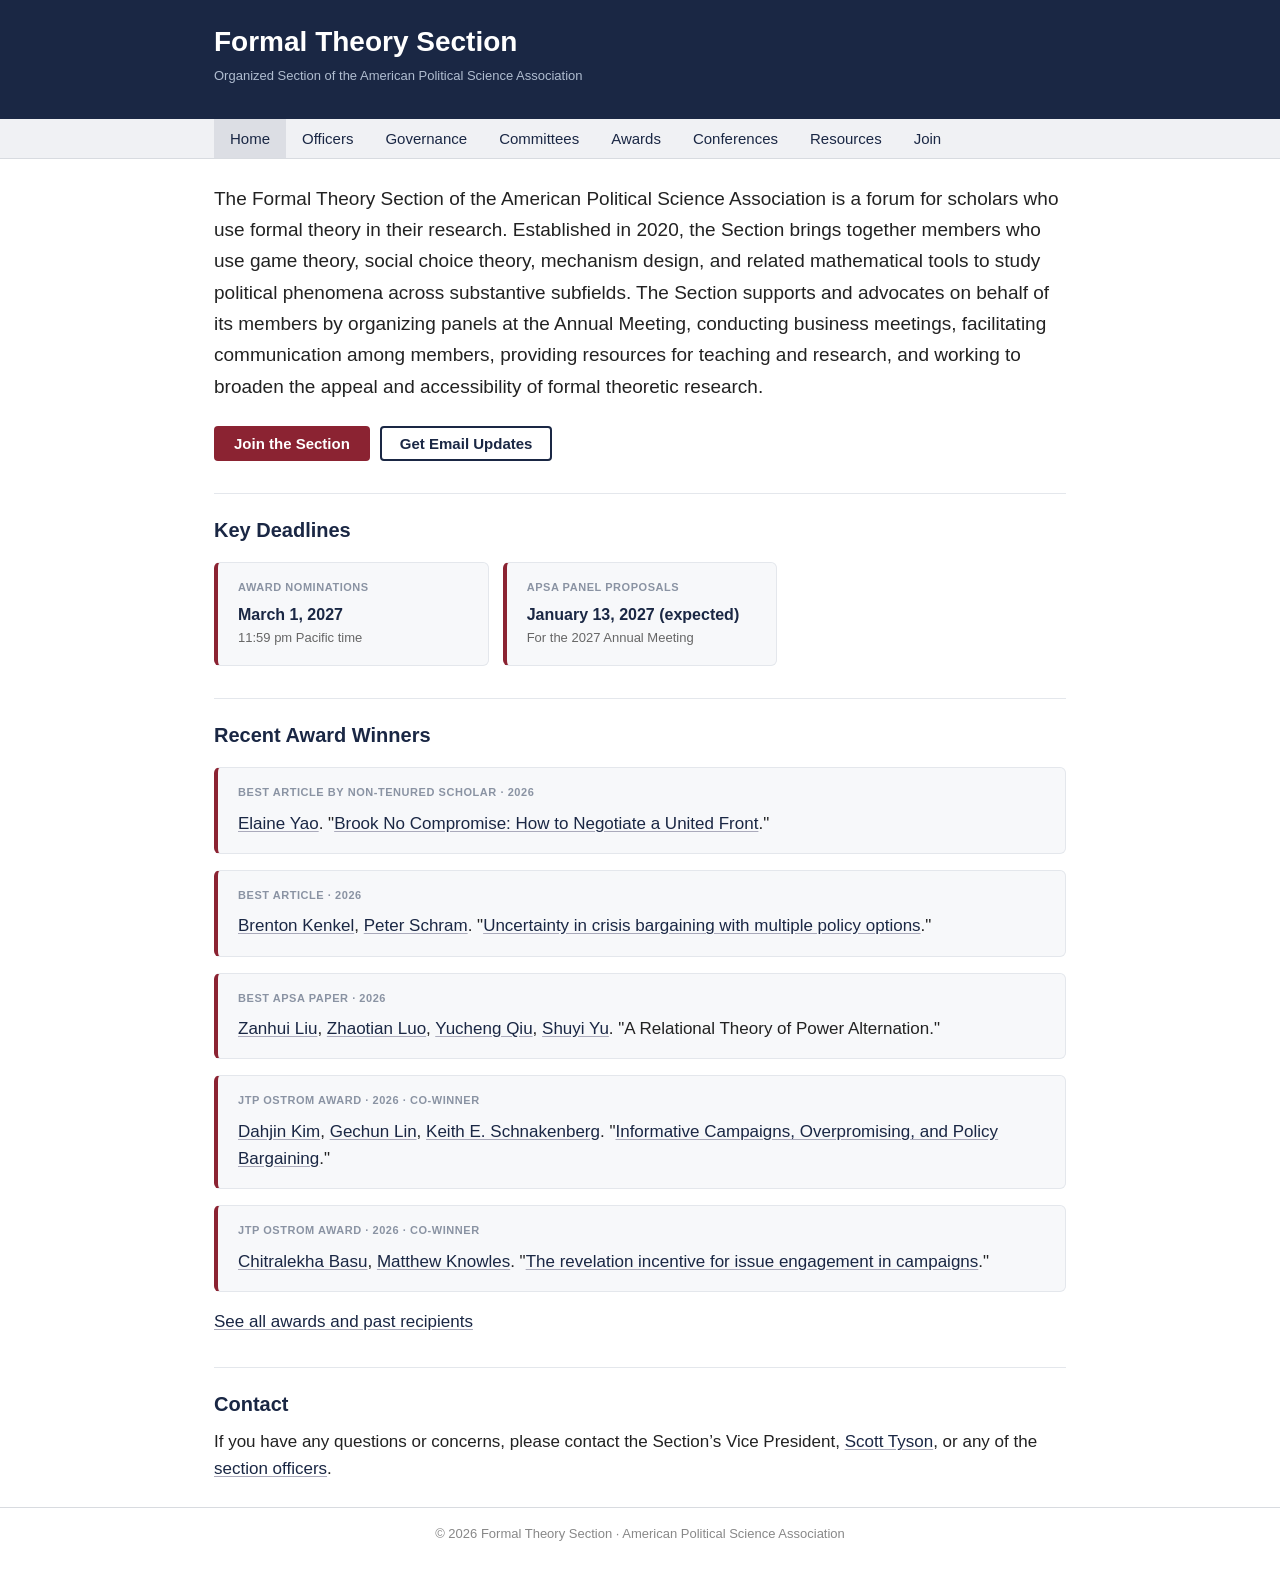
<file: index.html>
<!DOCTYPE html>
<html lang="en">
<head>
  <meta charset="UTF-8">
  <meta name="viewport" content="width=device-width, initial-scale=1">
  <meta name="description" content="Organized Section of the American Political Science Association">
  <title>Formal Theory Section</title>
  <link rel="icon" href="/favicon.ico" sizes="any">
  <link rel="stylesheet" href="/css/style.css">
</head>
<body>
  <input type="checkbox" id="nav-toggle" class="nav-toggle" aria-label="Toggle navigation">

  <header class="site-header">
    <div class="container">
      <div>
        <a class="site-title" href="/">Formal Theory Section</a>
        <p class="site-subtitle">Organized Section of the American Political Science Association</p>
      </div>
      <label for="nav-toggle" class="nav-toggle-label"><span></span></label>
    </div>
  </header>

  <nav class="site-nav">
  <div class="container">
    <ul class="nav-links">
      
        <li class="active">
          <a href="/">Home</a>
        </li>
      
        <li>
          <a href="/officers/">Officers</a>
        </li>
      
        <li>
          <a href="/governance/">Governance</a>
        </li>
      
        <li>
          <a href="/committees/">Committees</a>
        </li>
      
        <li>
          <a href="/awards/">Awards</a>
        </li>
      
        <li>
          <a href="/conferences/">Conferences</a>
        </li>
      
        <li>
          <a href="/resources/">Resources</a>
        </li>
      
        <li>
          <a href="/join/">Join</a>
        </li>
      
    </ul>
  </div>
</nav>


  <main class="container">
    <p class="lead">The Formal Theory Section of the American Political Science Association is a forum for scholars who use formal theory in their research. Established in 2020, the Section brings together members who use game theory, social choice theory, mechanism design, and related mathematical tools to study political phenomena across substantive subfields. The Section supports and advocates on behalf of its members by organizing panels at the Annual Meeting, conducting business meetings, facilitating communication among members, providing resources for teaching and research, and working to broaden the appeal and accessibility of formal theoretic research.</p>

<div class="action-links">
  <a href="/join/">Join the Section</a>
  <a href="https://groups.google.com/a/lists.berkeley.edu/g/formaltheory" target="_blank" rel="noopener" class="secondary">Get Email Updates</a>
</div>

<h2 id="key-deadlines">Key Deadlines</h2>

<div class="card-grid">
<a class="card card-accent card-link" href="/awards/"><div class="card-label">Award Nominations</div><div class="card-big">March 1, 2027</div><div class="card-sub">11:59 pm Pacific time</div></a>
<a class="card card-accent card-link" href="/conferences/"><div class="card-label">APSA Panel Proposals</div><div class="card-big">January 13, 2027 (expected)</div><div class="card-sub">For the 2027 Annual Meeting</div></a>
</div>

<h2 id="recent-award-winners">Recent Award Winners</h2>

<div class="card card-accent card-winner"><div class="person-role">Best Article by Non-Tenured Scholar &middot; 2026</div><p><a href="https://ecyao.github.io/" target="_blank" rel="noopener">Elaine Yao</a>. "<a href="https://doi.org/10.1111/ajps.12986" target="_blank" rel="noopener">Brook No Compromise: How to Negotiate a United Front</a>."</p></div>
<div class="card card-accent card-winner"><div class="person-role">Best Article &middot; 2026</div><p><a href="https://bkenkel.com/" target="_blank" rel="noopener">Brenton Kenkel</a>, <a href="https://peterschram.com/" target="_blank" rel="noopener">Peter Schram</a>. "<a href="https://doi.org/10.1111/ajps.12849" target="_blank" rel="noopener">Uncertainty in crisis bargaining with multiple policy options</a>."</p></div>
<div class="card card-accent card-winner"><div class="person-role">Best APSA Paper &middot; 2026</div><p><a href="https://sites.google.com/view/zanhui-liu/homepage" target="_blank" rel="noopener">Zanhui Liu</a>, <a href="http://www.luozhaotian.net/" target="_blank" rel="noopener">Zhaotian Luo</a>, <a href="mailto:ycqiu2018@nsd.pku.edu.cn">Yucheng Qiu</a>, <a href="https://www.shuyiyyu.com/" target="_blank" rel="noopener">Shuyi Yu</a>. "A Relational Theory of Power Alternation."</p></div>
<div class="card card-accent card-winner"><div class="person-role">JTP Ostrom Award &middot; 2026 &middot; Co-Winner</div><p><a href="https://dahjinkim.github.io/" target="_blank" rel="noopener">Dahjin Kim</a>, <a href="https://lingechun.github.io/" target="_blank" rel="noopener">Gechun Lin</a>, <a href="https://www.keith-schnakenberg.com/" target="_blank" rel="noopener">Keith E. Schnakenberg</a>. "<a href="https://doi.org/10.1177/09516298241268751" target="_blank" rel="noopener">Informative Campaigns, Overpromising, and Policy Bargaining</a>."</p></div>
<div class="card card-accent card-winner"><div class="person-role">JTP Ostrom Award &middot; 2026 &middot; Co-Winner</div><p><a href="https://www.chitralekhabasu.com/" target="_blank" rel="noopener">Chitralekha Basu</a>, <a href="https://www.matthewpknowles.com/" target="_blank" rel="noopener">Matthew Knowles</a>. "<a href="https://doi.org/10.1177/09516298251334331" target="_blank" rel="noopener">The revelation incentive for issue engagement in campaigns</a>."</p></div>

<p><a href="/awards/">See all awards and past recipients</a></p>

<h2 id="contact">Contact</h2>

<p>If you have any questions or concerns, please contact the Section’s Vice President, <a href="mailto:styson2@ur.rochester.edu">Scott Tyson</a>, or any of the <a href="/officers/">section officers</a>.</p>

  </main>

  <footer class="site-footer">
  <div class="container">
    <p>&copy; 2026 Formal Theory Section &middot; American Political Science Association</p>
  </div>
</footer>

</body>
</html>
</file>
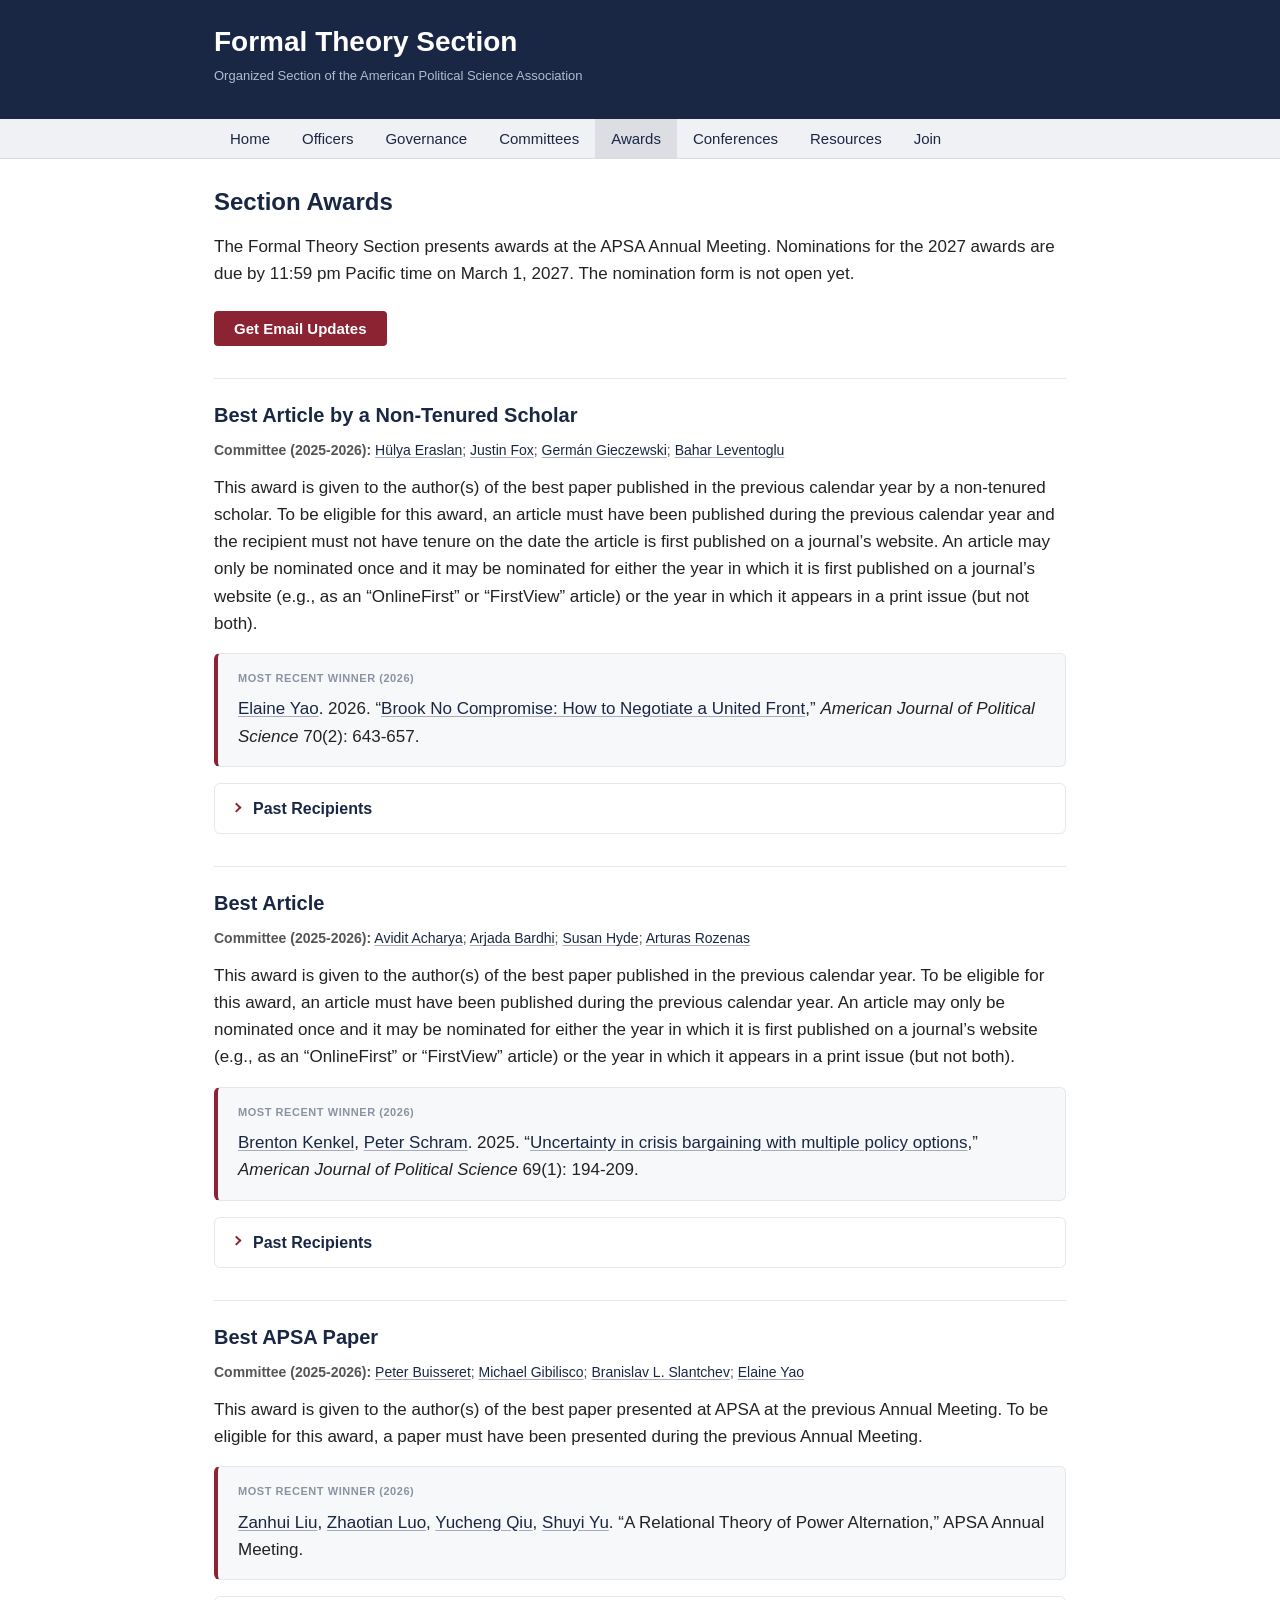
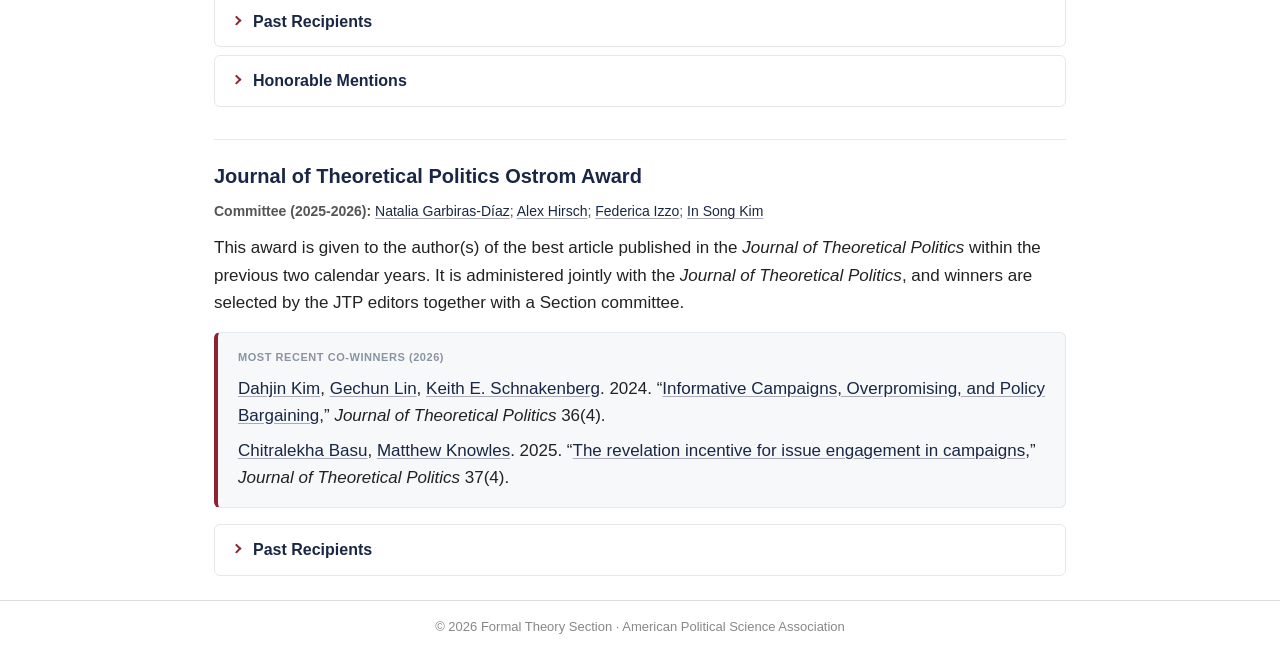
<file: awards/index.html>
<!DOCTYPE html>
<html lang="en">
<head>
  <meta charset="UTF-8">
  <meta name="viewport" content="width=device-width, initial-scale=1">
  <meta name="description" content="Organized Section of the American Political Science Association">
  <title>Awards | Formal Theory Section</title>
  <link rel="icon" href="/favicon.ico" sizes="any">
  <link rel="stylesheet" href="/css/style.css">
</head>
<body>
  <input type="checkbox" id="nav-toggle" class="nav-toggle" aria-label="Toggle navigation">

  <header class="site-header">
    <div class="container">
      <div>
        <a class="site-title" href="/">Formal Theory Section</a>
        <p class="site-subtitle">Organized Section of the American Political Science Association</p>
      </div>
      <label for="nav-toggle" class="nav-toggle-label"><span></span></label>
    </div>
  </header>

  <nav class="site-nav">
  <div class="container">
    <ul class="nav-links">
      
        <li>
          <a href="/">Home</a>
        </li>
      
        <li>
          <a href="/officers/">Officers</a>
        </li>
      
        <li>
          <a href="/governance/">Governance</a>
        </li>
      
        <li>
          <a href="/committees/">Committees</a>
        </li>
      
        <li class="active">
          <a href="/awards/">Awards</a>
        </li>
      
        <li>
          <a href="/conferences/">Conferences</a>
        </li>
      
        <li>
          <a href="/resources/">Resources</a>
        </li>
      
        <li>
          <a href="/join/">Join</a>
        </li>
      
    </ul>
  </div>
</nav>


  <main class="container">
    <h1 id="section-awards">Section Awards</h1>

<p>The Formal Theory Section presents awards at the APSA Annual Meeting. Nominations for the 2027 awards are due by 11:59 pm Pacific time on March 1, 2027. The nomination form is not open yet.</p>

<div class="action-links">
  <a href="https://groups.google.com/a/lists.berkeley.edu/g/formaltheory" target="_blank" rel="noopener">Get Email Updates</a>
</div>

<div class="award-section">

  <h2 id="best-article-by-a-non-tenured-scholar">Best Article by a Non-Tenured Scholar</h2>

  <p class="committee"><strong>Committee (2025-2026):</strong> <a href="https://sites.google.com/view/hulya-eraslan/home" target="_blank" rel="noopener">Hülya Eraslan</a>; <a href="https://sites.wustl.edu/justinfox/" target="_blank" rel="noopener">Justin Fox</a>; <a href="https://germang.scholar.princeton.edu/" target="_blank" rel="noopener">Germán Gieczewski</a>; <a href="https://people.duke.edu/~bl38/" target="_blank" rel="noopener">Bahar Leventoglu</a></p>

  <p>This award is given to the author(s) of the best paper published in the previous calendar year by a non-tenured scholar. To be eligible for this award, an article must have been published during the previous calendar year and the recipient must not have tenure on the date the article is first published on a journal’s website. An article may only be nominated once and it may be nominated for either the year in which it is first published on a journal’s website (e.g., as an “OnlineFirst” or “FirstView” article) or the year in which it appears in a print issue (but not both).</p>

  <div class="card card-accent card-winner">
    <div class="person-role">Most Recent Winner (2026)</div>

    <p><a href="https://ecyao.github.io/" target="_blank" rel="noopener">Elaine Yao</a>. 2026. “<a href="https://doi.org/10.1111/ajps.12986" target="_blank" rel="noopener">Brook No Compromise: How to Negotiate a United Front</a>,” <em>American Journal of Political Science</em> 70(2): 643-657.</p>

  </div>

  <details class="acc">
<summary>Past Recipients</summary>
<div class="acc-body">

<table>
  <tbody>
  
    
    <tr>
      
      <td>2025</td>
      <td><a href="https://www.korhankocak.com/" target="_blank" rel="noopener">Korhan Kocak</a>, <a href="https://germang.scholar.princeton.edu/" target="_blank" rel="noopener">Germán Gieczewski</a></td>
      <td><a href="https://doi.org/10.1111/ajps.12913" target="_blank" rel="noopener">Collective Procrastination and Protest Cycles</a></td>
    </tr>
  
    
    <tr>
      
      <td>2024</td>
      <td><a href="https://taraslough.github.io/" target="_blank" rel="noopener">Tara Slough</a></td>
      <td><a href="https://doi.org/10.1111/ajps.12715" target="_blank" rel="noopener">Phantom Counterfactuals</a></td>
    </tr>
  
    
    <tr>
      
      <td>2023</td>
      <td><a href="https://www.christopherli.net" target="_blank" rel="noopener">Christopher Li</a>, <a href="https://germang.scholar.princeton.edu/" target="_blank" rel="noopener">Germán Gieczewski</a></td>
      <td><a href="https://doi.org/10.1111/ajps.12609" target="_blank" rel="noopener">Dynamic Policy Sabotage</a></td>
    </tr>
  
    
    <tr>
      
      <td>2022</td>
      <td><a href="https://www.linkedin.com/in/shichao-ma" target="_blank" rel="noopener">Schichao Ma</a></td>
      <td><a href="https://doi.org/10.1561/100.00018098" target="_blank" rel="noopener">Candidate Elimination in Competitive Autocracies</a></td>
    </tr>
  
  </tbody>
</table>
</div>
</details>

</div>

<div class="award-section">

  <h2 id="best-article">Best Article</h2>

  <p class="committee"><strong>Committee (2025-2026):</strong> <a href="https://aviditacharya.humsci.stanford.edu/" target="_blank" rel="noopener">Avidit Acharya</a>; <a href="https://www.arjadabardhi.com/" target="_blank" rel="noopener">Arjada Bardhi</a>; <a href="https://hydesusan.github.io/" target="_blank" rel="noopener">Susan Hyde</a>; <a href="http://www.arozenas.net/" target="_blank" rel="noopener">Arturas Rozenas</a></p>

  <p>This award is given to the author(s) of the best paper published in the previous calendar year. To be eligible for this award, an article must have been published during the previous calendar year. An article may only be nominated once and it may be nominated for either the year in which it is first published on a journal’s website (e.g., as an “OnlineFirst” or “FirstView” article) or the year in which it appears in a print issue (but not both).</p>

  <div class="card card-accent card-winner">
    <div class="person-role">Most Recent Winner (2026)</div>

    <p><a href="https://bkenkel.com/" target="_blank" rel="noopener">Brenton Kenkel</a>, <a href="https://peterschram.com/" target="_blank" rel="noopener">Peter Schram</a>. 2025. “<a href="https://doi.org/10.1111/ajps.12849" target="_blank" rel="noopener">Uncertainty in crisis bargaining with multiple policy options</a>,” <em>American Journal of Political Science</em> 69(1): 194-209.</p>

  </div>

  <details class="acc">
<summary>Past Recipients</summary>
<div class="acc-body">

<table>
  <tbody>
  
    
    <tr>
      
      <td>2025</td>
      <td><a href="https://sites.google.com/stanford.edu/steven-callander/" target="_blank" rel="noopener">Steven Callander</a>, <a href="https://www.linkedin.com/in/dana-foarta/" target="_blank" rel="noopener">Dana Foarta</a>, <a href="https://sites.google.com/site/takuosugaya/home" target="_blank" rel="noopener">Takuo Sugaya</a></td>
      <td><a href="https://doi.org/10.1111/ajps.12784" target="_blank" rel="noopener">The Dynamics of a Policy Outcome: Market Response and Bureaucratic Enforcement of a Policy Change</a></td>
    </tr>
  
    
    <tr>
      
      <td>2024</td>
      <td><a href="https://carloprato.com/" target="_blank" rel="noopener">Carlo Prato</a>, Edoardo Grillo</td>
      <td><a href="https://doi.org/10.1111/ajps.12672" target="_blank" rel="noopener">Reference Points and Democratic Backsliding</a></td>
    </tr>
  
    
    <tr>
      
      <td>2023</td>
      <td>Seth J. Hill</td>
      <td><a href="https://doi.org/10.1086/714922" target="_blank" rel="noopener">A Theory of Intensity, Electoral Competition, and Costly Political Action</a></td>
    </tr>
  
    
    <tr>
      
      <td>2022</td>
      <td><a href="https://sites.google.com/site/dziudawiola/home" target="_blank" rel="noopener">Wioletta Dziuda</a>, Will Howell</td>
      <td><a href="https://doi.org/10.1111/ajps.12568" target="_blank" rel="noopener">Political scandal: a theory</a></td>
    </tr>
  
    
    <tr>
      
      <td>2022</td>
      <td><a href="https://www.michaelfjoseph.com" target="_blank" rel="noopener">Michael F. Joseph</a></td>
      <td><a href="https://doi.org/10.1086/709145" target="_blank" rel="noopener">A Little Bit of Cheap Talk Is a Dangerous Thing</a></td>
    </tr>
  
  </tbody>
</table>
</div>
</details>

</div>

<div class="award-section">

  <h2 id="best-apsa-paper">Best APSA Paper</h2>

  <p class="committee"><strong>Committee (2025-2026):</strong> <a href="https://sites.google.com/view/pbuisseret/home" target="_blank" rel="noopener">Peter Buisseret</a>; <a href="https://michaelgibilisco.com/" target="_blank" rel="noopener">Michael Gibilisco</a>; <a href="http://slantchev.ucsd.edu/" target="_blank" rel="noopener">Branislav L. Slantchev</a>; <a href="https://ecyao.github.io/" target="_blank" rel="noopener">Elaine Yao</a></p>

  <p>This award is given to the author(s) of the best paper presented at APSA at the previous Annual Meeting. To be eligible for this award, a paper must have been presented during the previous Annual Meeting.</p>

  <div class="card card-accent card-winner">
    <div class="person-role">Most Recent Winner (2026)</div>

    <p><a href="https://sites.google.com/view/zanhui-liu/homepage" target="_blank" rel="noopener">Zanhui Liu</a>, <a href="http://www.luozhaotian.net/" target="_blank" rel="noopener">Zhaotian Luo</a>, <a href="mailto:ycqiu2018@nsd.pku.edu.cn">Yucheng Qiu</a>, <a href="https://www.shuyiyyu.com/" target="_blank" rel="noopener">Shuyi Yu</a>. “A Relational Theory of Power Alternation,” APSA Annual Meeting.</p>

  </div>

  <details class="acc">
<summary>Past Recipients</summary>
<div class="acc-body">

<table>
  <tbody>
  
    
    <tr>
      
      <td>2025</td>
      <td><a href="http://www.jackpaine.com/" target="_blank" rel="noopener">Jack Paine</a></td>
      <td><a href="https://drive.google.com/file/d/1sGAbxRXD6pCESy2hRARiUkT2pQQrSL1p/view?usp=drive_link" target="_blank" rel="noopener">The Threat-Enhancing Effect of Authoritarian Power Sharing</a></td>
    </tr>
  
    
    <tr>
      
      <td>2024</td>
      <td>Joseph Ruggiero</td>
      <td>What Makes a World War? A Structural Analysis of Integration</td>
    </tr>
  
    
    <tr>
      
      <td>2023</td>
      <td><a href="https://sites.google.com/view/pbuisseret/home" target="_blank" rel="noopener">Peter Buisseret</a>, <a href="https://carloprato.com/" target="_blank" rel="noopener">Carlo Prato</a></td>
      <td>Politics Transformed? Electoral Competition Under Ranked Choice Voting</td>
    </tr>
  
  </tbody>
</table>
</div>
</details>

  <details class="acc">
<summary>Honorable Mentions</summary>
<div class="acc-body">

<table>
  <tbody>
  
    
    <tr>
      
      <td>2025</td>
      <td><a href="https://benshaver.github.io/" target="_blank" rel="noopener">Benjamin Shaver</a></td>
      <td><a href="https://benshaver.github.io/files/Ability%20BS.pdf" target="_blank" rel="noopener">Signaling Competence with Policy Replacement</a></td>
    </tr>
  
  </tbody>
</table>
</div>
</details>

</div>

<div class="award-section">

  <h2 id="journal-of-theoretical-politics-ostrom-award">Journal of Theoretical Politics Ostrom Award</h2>

  <p class="committee"><strong>Committee (2025-2026):</strong> <a href="https://www.nataliagarbirasdiaz.com/" target="_blank" rel="noopener">Natalia Garbiras-Díaz</a>; <a href="https://www.its.caltech.edu/~avhirsch/" target="_blank" rel="noopener">Alex Hirsch</a>; <a href="https://www.federicaizzo.com/" target="_blank" rel="noopener">Federica Izzo</a>; <a href="https://web.mit.edu/insong/www/" target="_blank" rel="noopener">In Song Kim</a></p>

  <p>This award is given to the author(s) of the best article published in the <em>Journal of Theoretical Politics</em> within the previous two calendar years. It is administered jointly with the <em>Journal of Theoretical Politics</em>, and winners are selected by the JTP editors together with a Section committee.</p>

  <div class="card card-accent card-winner">
    <div class="person-role">Most Recent Co-Winners (2026)</div>

    <p><a href="https://dahjinkim.github.io/" target="_blank" rel="noopener">Dahjin Kim</a>, <a href="https://lingechun.github.io/" target="_blank" rel="noopener">Gechun Lin</a>, <a href="https://www.keith-schnakenberg.com/" target="_blank" rel="noopener">Keith E. Schnakenberg</a>. 2024. “<a href="https://doi.org/10.1177/09516298241268751" target="_blank" rel="noopener">Informative Campaigns, Overpromising, and Policy Bargaining</a>,” <em>Journal of Theoretical Politics</em> 36(4).</p>
    <p><a href="https://www.chitralekhabasu.com/" target="_blank" rel="noopener">Chitralekha Basu</a>, <a href="https://www.matthewpknowles.com/" target="_blank" rel="noopener">Matthew Knowles</a>. 2025. “<a href="https://doi.org/10.1177/09516298251334331" target="_blank" rel="noopener">The revelation incentive for issue engagement in campaigns</a>,” <em>Journal of Theoretical Politics</em> 37(4).</p>

  </div>

  <details class="acc">
<summary>Past Recipients</summary>
<div class="acc-body">

<table>
  <tbody>
  
    
    <tr>
      
      <td>2025</td>
      <td><a href="https://kenyahagi.weebly.com/" target="_blank" rel="noopener">Ken Yahagi</a>, <a href="https://sites.google.com/view/yohei-yamaguchi/home" target="_blank" rel="noopener">Yohei Yamaguchi</a></td>
      <td><a href="https://doi.org/10.1177/09516298231208412" target="_blank" rel="noopener">Law enforcement and political misinformation</a></td>
    </tr>
  
    
    <tr>
      
      <td>2025</td>
      <td><a href="https://www.benjaminbroman.com/" target="_blank" rel="noopener">Benjamin Broman</a></td>
      <td><a href="https://doi.org/10.1177/09516298231183640" target="_blank" rel="noopener">Indirect rule and mass threat: Two paths to direct rule</a></td>
    </tr>
  
    
    <tr>
      
      <td>2024</td>
      <td><a href="https://michaelgibilisco.com/" target="_blank" rel="noopener">Michael Gibilisco</a></td>
      <td><a href="https://doi.org/10.1177/09516298231185113" target="_blank" rel="noopener">Mowing the Grass</a></td>
    </tr>
  
    
    <tr>
      
      <td>2024</td>
      <td><a href="https://www.hannahksimpson.com/" target="_blank" rel="noopener">Hannah K. Simpson</a></td>
      <td><a href="https://doi.org/10.1177/09516298231162040" target="_blank" rel="noopener">Access to Justice in Revenue-Seeking Legal Institutions</a></td>
    </tr>
  
    
    <tr>
      
      <td>2023</td>
      <td><a href="https://kisookim.github.io/" target="_blank" rel="noopener">Kisoo Kim</a>, <a href="https://voices.uchicago.edu/fowler/" target="_blank" rel="noopener">Anthony Fowler</a></td>
      <td><a href="https://doi.org/10.1177/09516298221122094" target="_blank" rel="noopener">An information-based explanation for partisan media sorting</a></td>
    </tr>
  
    
    <tr>
      
      <td>2022</td>
      <td>Charles R. Hankla, Raúl A. Ponce-Rodríguez, Eunice Heredia-Ortiz, <a href="https://ays.gsu.edu/profile/jorge-martinez-vazquez/" target="_blank" rel="noopener">Jorge Martinez-Vazquez</a></td>
      <td><a href="https://doi.org/10.1177/0951629820956287" target="_blank" rel="noopener">The politics of fiscal federalism: Building a stronger decentralization theorem</a></td>
    </tr>
  
    
    <tr>
      
      <td>2022</td>
      <td>J. Andrew Harris, Robin Harding, <a href="https://aviditacharya.humsci.stanford.edu/" target="_blank" rel="noopener">Avidit Acharya</a></td>
      <td><a href="https://doi.org/10.1177/0951629820941110" target="_blank" rel="noopener">Security in the absence of a state: traditional authority livestock trading and maritime piracy in northern Somalia</a></td>
    </tr>
  
  </tbody>
</table>
</div>
</details>

</div>


  </main>

  <footer class="site-footer">
  <div class="container">
    <p>&copy; 2026 Formal Theory Section &middot; American Political Science Association</p>
  </div>
</footer>

</body>
</html>
</file>
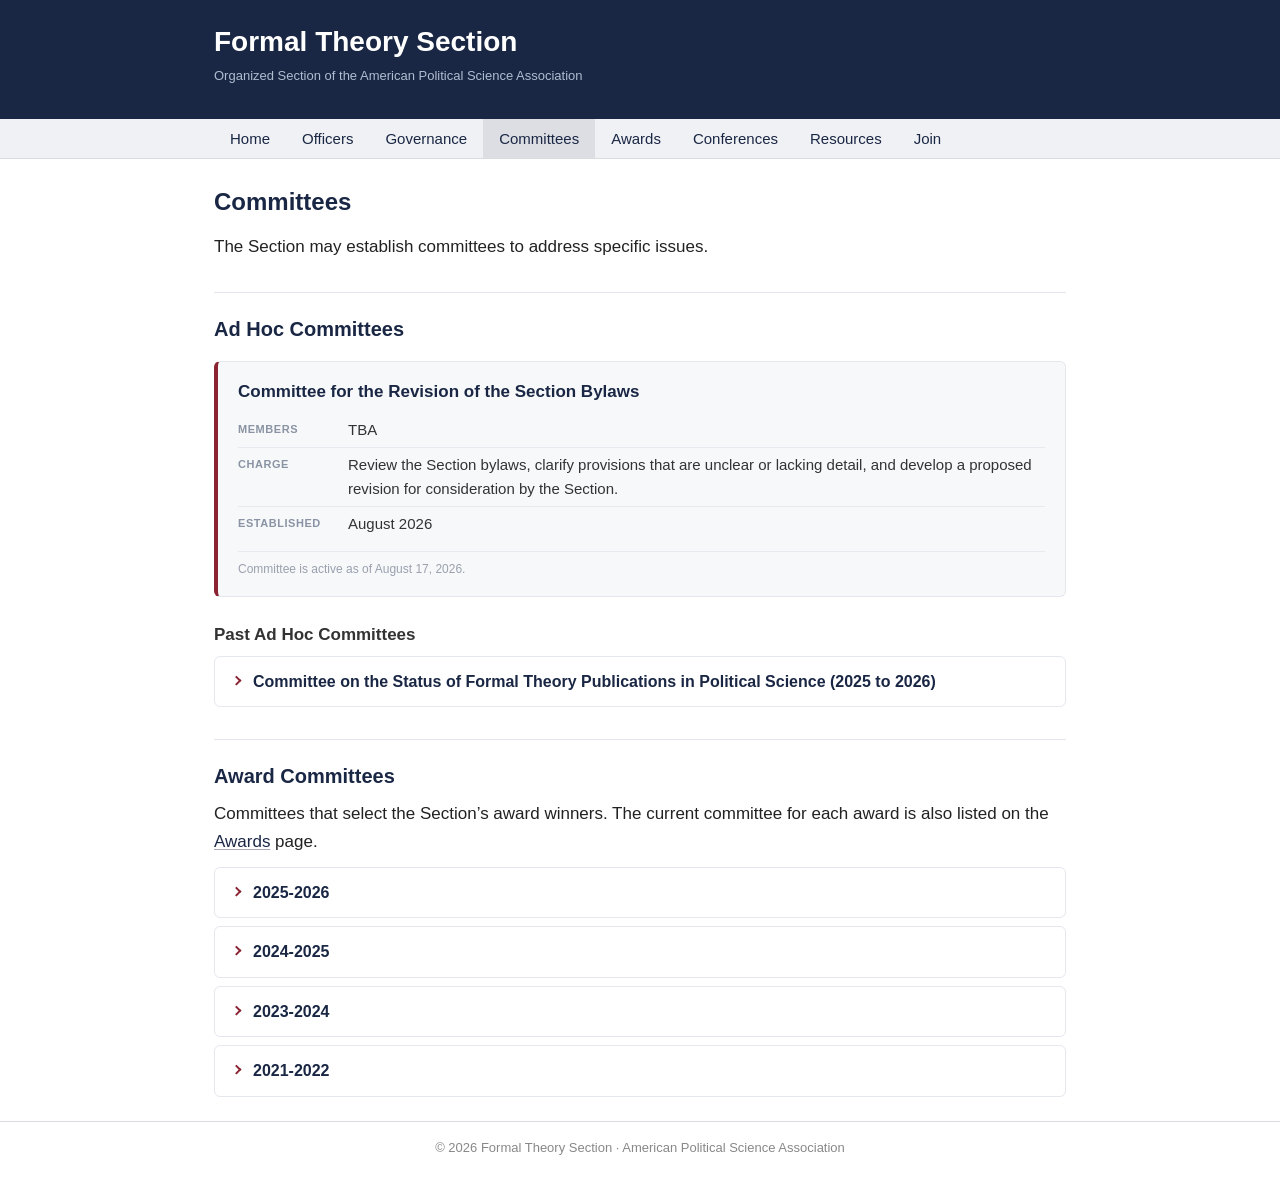
<file: committees/index.html>
<!DOCTYPE html>
<html lang="en">
<head>
  <meta charset="UTF-8">
  <meta name="viewport" content="width=device-width, initial-scale=1">
  <meta name="description" content="Organized Section of the American Political Science Association">
  <title>Committees | Formal Theory Section</title>
  <link rel="icon" href="/favicon.ico" sizes="any">
  <link rel="stylesheet" href="/css/style.css">
</head>
<body>
  <input type="checkbox" id="nav-toggle" class="nav-toggle" aria-label="Toggle navigation">

  <header class="site-header">
    <div class="container">
      <div>
        <a class="site-title" href="/">Formal Theory Section</a>
        <p class="site-subtitle">Organized Section of the American Political Science Association</p>
      </div>
      <label for="nav-toggle" class="nav-toggle-label"><span></span></label>
    </div>
  </header>

  <nav class="site-nav">
  <div class="container">
    <ul class="nav-links">
      
        <li>
          <a href="/">Home</a>
        </li>
      
        <li>
          <a href="/officers/">Officers</a>
        </li>
      
        <li>
          <a href="/governance/">Governance</a>
        </li>
      
        <li class="active">
          <a href="/committees/">Committees</a>
        </li>
      
        <li>
          <a href="/awards/">Awards</a>
        </li>
      
        <li>
          <a href="/conferences/">Conferences</a>
        </li>
      
        <li>
          <a href="/resources/">Resources</a>
        </li>
      
        <li>
          <a href="/join/">Join</a>
        </li>
      
    </ul>
  </div>
</nav>


  <main class="container">
    <h1 id="committees">Committees</h1>

<p>The Section may establish committees to address specific issues.</p>

<h2 id="ad-hoc-committees">Ad Hoc Committees</h2>

<div class="card card-accent">
<h3 class="card-title">Committee for the Revision of the Section Bylaws</h3>
<dl class="meta">
<div class="meta-row"><dt>Members</dt><dd>TBA</dd></div>
<div class="meta-row"><dt>Charge</dt><dd>Review the Section bylaws, clarify provisions that are unclear or lacking detail, and develop a proposed revision for consideration by the Section.</dd></div>
<div class="meta-row"><dt>Established</dt><dd>August 2026</dd></div>

</dl>
<p class="committee-note">Committee is active as of August 17, 2026.</p>
</div>

<h3 id="past-ad-hoc-committees">Past Ad Hoc Committees</h3>

<details class="acc">
<summary>Committee on the Status of Formal Theory Publications in Political Science (2025 to 2026)</summary>
<div class="acc-body">
<p class="committee"><strong>Members:</strong> <a href="https://sites.google.com/stanford.edu/steven-callander/" target="_blank" rel="noopener">Steven Callander</a> (chair); <a href="https://www.sas.rochester.edu/eco/people/faculty/duggan_john/index.html" target="_blank" rel="noopener">John Duggan</a>; <a href="https://politicalscience.yale.edu/people/adam-meirowitz" target="_blank" rel="noopener">Adam Meirowitz</a>; <a href="https://www.monikanalepa.com/" target="_blank" rel="noopener">Monika Nalepa</a>; <a href="https://www.mehdishadmehr.com/" target="_blank" rel="noopener">Mehdi Shadmehr</a></p>
<p><em>Charge:</em> Evaluate the status of formal theory publications and prepare a report with recommendations and guidelines for improving the quality and the process of publication.</p>
<p class="doc-chips"><a class="doc-chip" href="https://github.com/formaltheory/records/blob/a4c9e8ac320a50fcc6a54c2fe458e9af036554c6/committees/publications/Recommendation%20of%20the%20Committee%20on%20the%20Status%20of%20Formal%20Theory%20Publications%20in%20Political%20Science.pdf" target="_blank" rel="noopener" title="Recommendation of the Committee on the Status of Formal Theory Publications in Political Science" aria-label="Recommendation of the Committee on the Status of Formal Theory Publications in Political Science"><svg width="14" height="14" viewBox="0 0 24 24" fill="none" stroke="currentColor" stroke-width="2" stroke-linecap="round" stroke-linejoin="round" aria-hidden="true"><path d="M14 2H6a2 2 0 0 0-2 2v16a2 2 0 0 0 2 2h12a2 2 0 0 0 2-2V8z" /><polyline points="14 2 14 8 20 8" /></svg><span>Report</span></a>
<a class="doc-chip" href="https://github.com/formaltheory/records/tree/efc40748bd7be0a4461468eaaf26bf5fa5b13de6/committees/publications" target="_blank" rel="noopener"><svg width="14" height="14" viewBox="0 0 24 24" fill="none" stroke="currentColor" stroke-width="2" stroke-linecap="round" stroke-linejoin="round" aria-hidden="true"><path d="M22 19a2 2 0 0 1-2 2H4a2 2 0 0 1-2-2V5a2 2 0 0 1 2-2h5l2 3h9a2 2 0 0 1 2 2z" /></svg><span>Materials</span></a>
</p>
</div>
</details>

<h2 id="award-committees">Award Committees</h2>

<p>Committees that select the Section’s award winners. The current committee for each award is also listed on the <a href="/awards/">Awards</a> page.</p>

<details class="acc">
<summary>2025-2026</summary>
<div class="acc-body">
<table>
  <tbody>
  
    
    
    
    
    <tr>
      <td>Best Article by Non-Tenured Scholar</td>
      <td><a href="https://sites.google.com/view/hulya-eraslan/home" target="_blank" rel="noopener">Hülya Eraslan</a>; <a href="https://sites.wustl.edu/justinfox/" target="_blank" rel="noopener">Justin Fox</a>; <a href="https://germang.scholar.princeton.edu/" target="_blank" rel="noopener">Germán Gieczewski</a>; <a href="https://people.duke.edu/~bl38/" target="_blank" rel="noopener">Bahar Leventoglu</a></td>
    </tr>
    
  
    
    
    
    
    <tr>
      <td>Best Article</td>
      <td><a href="https://aviditacharya.humsci.stanford.edu/" target="_blank" rel="noopener">Avidit Acharya</a>; <a href="https://www.arjadabardhi.com/" target="_blank" rel="noopener">Arjada Bardhi</a>; <a href="https://hydesusan.github.io/" target="_blank" rel="noopener">Susan Hyde</a>; <a href="http://www.arozenas.net/" target="_blank" rel="noopener">Arturas Rozenas</a></td>
    </tr>
    
  
    
    
    
    
    <tr>
      <td>Best APSA Paper</td>
      <td><a href="https://sites.google.com/view/pbuisseret/home" target="_blank" rel="noopener">Peter Buisseret</a>; <a href="https://michaelgibilisco.com/" target="_blank" rel="noopener">Michael Gibilisco</a>; <a href="http://slantchev.ucsd.edu/" target="_blank" rel="noopener">Branislav L. Slantchev</a>; <a href="https://ecyao.github.io/" target="_blank" rel="noopener">Elaine Yao</a></td>
    </tr>
    
  
    
    
    
    
    <tr>
      <td>JTP Ostrom Award</td>
      <td><a href="https://www.nataliagarbirasdiaz.com/" target="_blank" rel="noopener">Natalia Garbiras-Díaz</a>; <a href="https://www.its.caltech.edu/~avhirsch/" target="_blank" rel="noopener">Alex Hirsch</a>; <a href="https://www.federicaizzo.com/" target="_blank" rel="noopener">Federica Izzo</a>; <a href="https://web.mit.edu/insong/www/" target="_blank" rel="noopener">In Song Kim</a></td>
    </tr>
    
  
  </tbody>
</table>
</div>
</details>

<details class="acc">
<summary>2024-2025</summary>
<div class="acc-body">
<table>
  <tbody>
  
    
    
    
    
    <tr>
      <td>Best Article by Non-Tenured Scholar</td>
      <td><a href="https://www.johnwpatty.net/" target="_blank" rel="noopener">John Patty</a> (chair); Sandford Gordon; <a href="https://ryanhubert.com/" target="_blank" rel="noopener">Ryan Hübert</a></td>
    </tr>
    
  
    
    
    
    
    <tr>
      <td>Best Article</td>
      <td><a href="https://www.ocf.berkeley.edu/~gailmard/" target="_blank" rel="noopener">Sean Gailmard</a> (chair); <a href="https://scottgehlbach.net/" target="_blank" rel="noopener">Scott Gehlbach</a>; <a href="https://carloprato.com/" target="_blank" rel="noopener">Carlo Prato</a></td>
    </tr>
    
  
    
    
    
    
    <tr>
      <td>Best APSA Paper</td>
      <td><a href="https://www.monikanalepa.com/" target="_blank" rel="noopener">Monika Nalepa</a> (chair); <a href="https://fearonresearch.stanford.edu/" target="_blank" rel="noopener">James Fearon</a>; <a href="https://taraslough.github.io/" target="_blank" rel="noopener">Tara Slough</a></td>
    </tr>
    
  
    
    
    
    
    <tr>
      <td>JTP Ostrom Award</td>
      <td><a href="https://www.columbia.edu/~mmt2033/" target="_blank" rel="noopener">Michael Ting</a> (chair); <a href="https://www.lesliejohns.me" target="_blank" rel="noopener">Leslie Johns</a>; <a href="https://people.duke.edu/~das76/" target="_blank" rel="noopener">David Siegel</a></td>
    </tr>
    
  
  </tbody>
</table>
</div>
</details>

<details class="acc">
<summary>2023-2024</summary>
<div class="acc-body">
<table>
  <tbody>
  
    
    
    
    
    <tr>
      <td>Best Article by Non-Tenured Scholar</td>
      <td><a href="https://www.elizabethmpenn.com/" target="_blank" rel="noopener">Elizabeth Maggie Penn</a> (chair); <a href="https://www.princeton.edu/~nmccarty/" target="_blank" rel="noopener">Nolan McCarty</a>; Scott Wolford</td>
    </tr>
    
  
    
    
    
    
    <tr>
      <td>Best Article</td>
      <td><a href="https://politicalscience.yale.edu/people/alex-debs" target="_blank" rel="noopener">Alexandre Debs</a> (chair); <a href="https://www.keith-schnakenberg.com/" target="_blank" rel="noopener">Keith E. Schnakenberg</a>; Alan Wiseman</td>
    </tr>
    
  
    
    
    
    
    <tr>
      <td>Best APSA Paper</td>
      <td><a href="https://www.hannahksimpson.com/" target="_blank" rel="noopener">Hannah K. Simpson</a> (chair); <a href="https://www.its.caltech.edu/~avhirsch/" target="_blank" rel="noopener">Alex Hirsch</a>; <a href="https://www.johnwpatty.net/" target="_blank" rel="noopener">John Patty</a></td>
    </tr>
    
  
    
    
    
    
    <tr>
      <td>JTP Ostrom Award</td>
      <td><a href="https://wp.nyu.edu/catherinehafer/" target="_blank" rel="noopener">Catherine Hafer</a> (chair); <a href="https://sites.google.com/view/scottatyson/home" target="_blank" rel="noopener">Scott A. Tyson</a>; <a href="http://www.ianrturner.com/" target="_blank" rel="noopener">Ian R. Turner</a></td>
    </tr>
    
  
  </tbody>
</table>
</div>
</details>

<details class="acc">
<summary>2021-2022</summary>
<div class="acc-body">
<table>
  <tbody>
  
    
    
    
    
    <tr>
      <td>Best Article by Non-Tenured Scholar</td>
      <td><a href="https://kshepsle.scholars.harvard.edu/" target="_blank" rel="noopener">Kenneth Shepsle</a> (chair); <a href="https://sites.google.com/site/dziudawiola/home" target="_blank" rel="noopener">Wioletta Dziuda</a>; <a href="https://jamessnyderjr.com/" target="_blank" rel="noopener">James Snyder</a>; <a href="https://stephanewolton.com/" target="_blank" rel="noopener">Stephane Wolton</a></td>
    </tr>
    
  
    
    
    
    
    <tr>
      <td>Best Article</td>
      <td><a href="https://www.annemeng.com/" target="_blank" rel="noopener">Anne Meng</a></td>
    </tr>
    
  
    
    
  
    
    
    
    
    <tr>
      <td>JTP Ostrom Award</td>
      <td><a href="https://wp.nyu.edu/catherinehafer/" target="_blank" rel="noopener">Catherine Hafer</a> (chair); <a href="http://www.jackpaine.com/" target="_blank" rel="noopener">Jack Paine</a>; <a href="https://carloprato.com/" target="_blank" rel="noopener">Carlo Prato</a></td>
    </tr>
    
  
  </tbody>
</table>
</div>
</details>


  </main>

  <footer class="site-footer">
  <div class="container">
    <p>&copy; 2026 Formal Theory Section &middot; American Political Science Association</p>
  </div>
</footer>

</body>
</html>
</file>
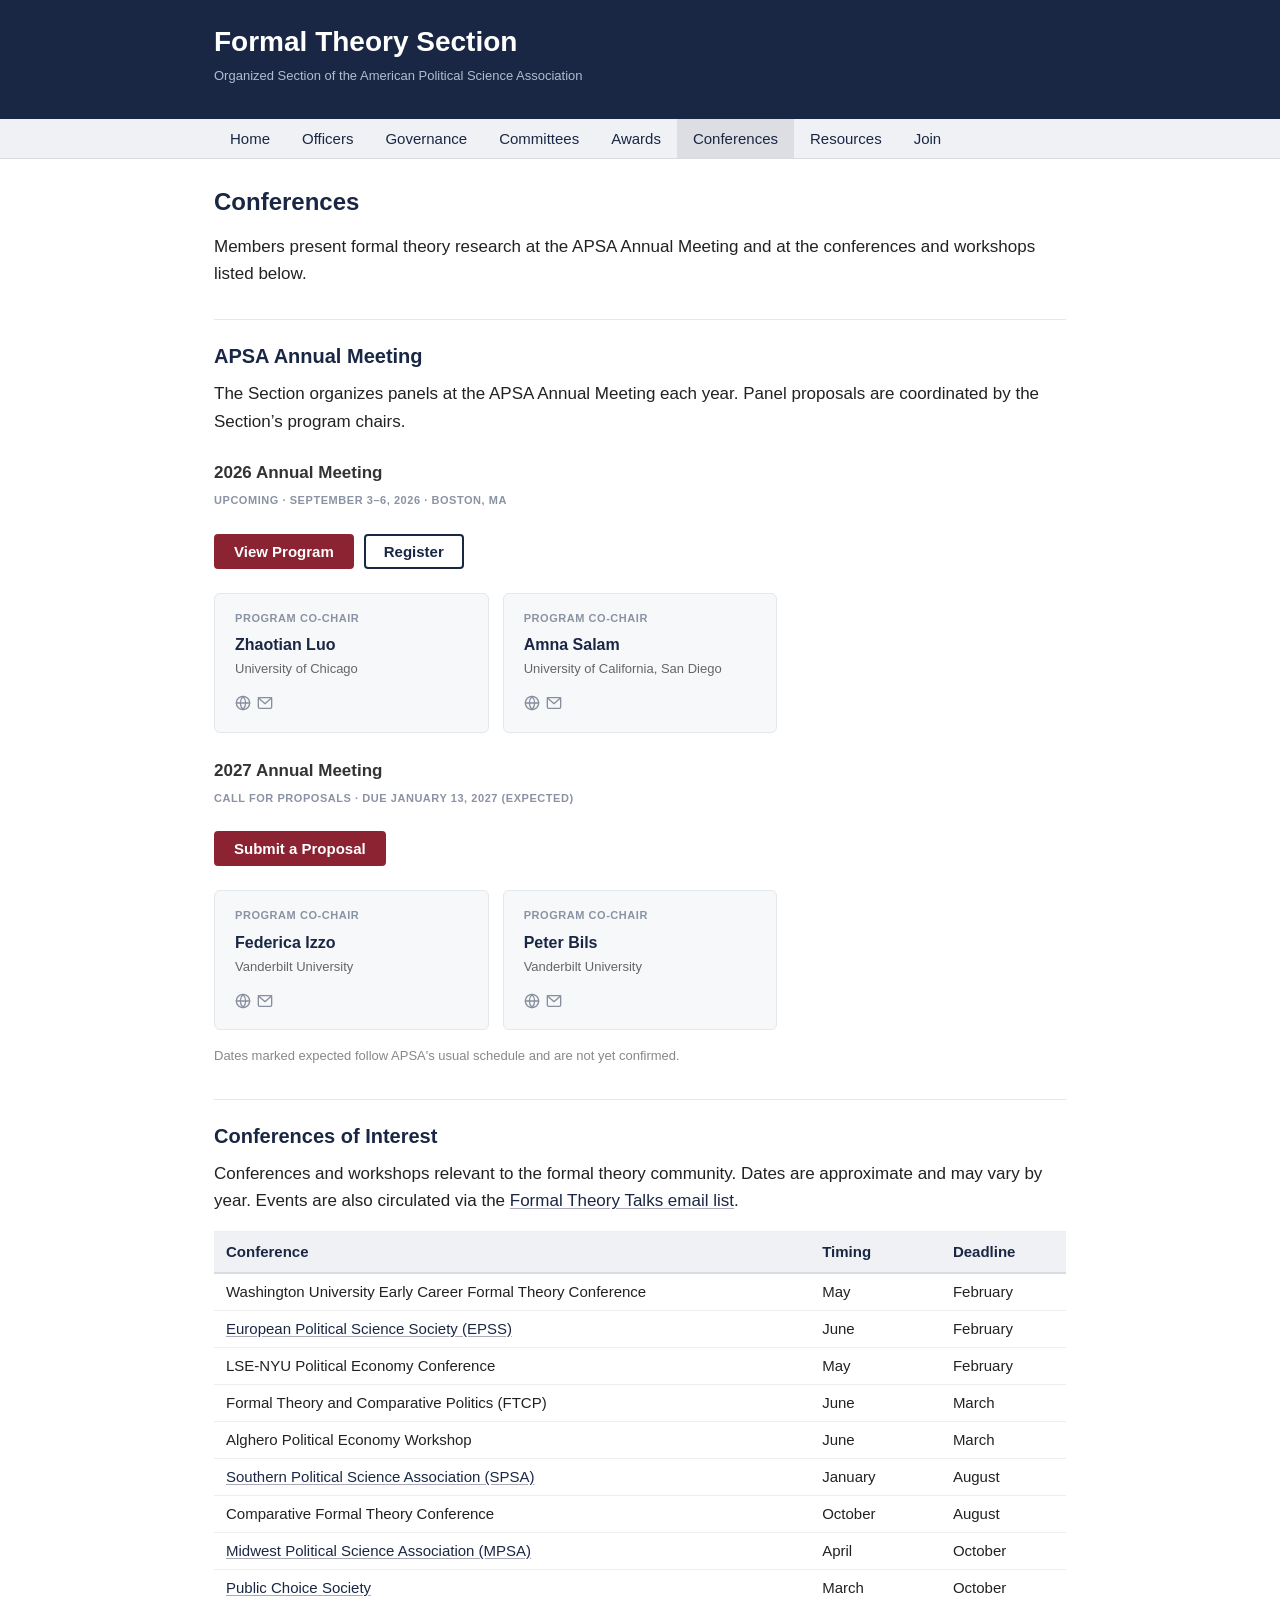
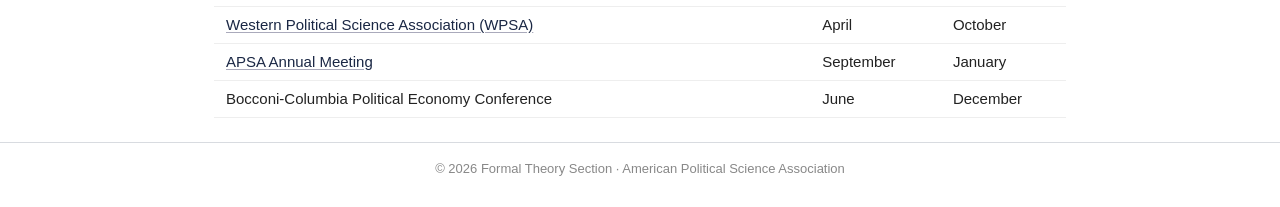
<file: conferences/index.html>
<!DOCTYPE html>
<html lang="en">
<head>
  <meta charset="UTF-8">
  <meta name="viewport" content="width=device-width, initial-scale=1">
  <meta name="description" content="Organized Section of the American Political Science Association">
  <title>Conferences | Formal Theory Section</title>
  <link rel="icon" href="/favicon.ico" sizes="any">
  <link rel="stylesheet" href="/css/style.css">
</head>
<body>
  <input type="checkbox" id="nav-toggle" class="nav-toggle" aria-label="Toggle navigation">

  <header class="site-header">
    <div class="container">
      <div>
        <a class="site-title" href="/">Formal Theory Section</a>
        <p class="site-subtitle">Organized Section of the American Political Science Association</p>
      </div>
      <label for="nav-toggle" class="nav-toggle-label"><span></span></label>
    </div>
  </header>

  <nav class="site-nav">
  <div class="container">
    <ul class="nav-links">
      
        <li>
          <a href="/">Home</a>
        </li>
      
        <li>
          <a href="/officers/">Officers</a>
        </li>
      
        <li>
          <a href="/governance/">Governance</a>
        </li>
      
        <li>
          <a href="/committees/">Committees</a>
        </li>
      
        <li>
          <a href="/awards/">Awards</a>
        </li>
      
        <li class="active">
          <a href="/conferences/">Conferences</a>
        </li>
      
        <li>
          <a href="/resources/">Resources</a>
        </li>
      
        <li>
          <a href="/join/">Join</a>
        </li>
      
    </ul>
  </div>
</nav>


  <main class="container">
    <h1 id="conferences">Conferences</h1>

<p>Members present formal theory research at the APSA Annual Meeting and at the conferences and workshops listed below.</p>

<h2 id="apsa-annual-meeting">APSA Annual Meeting</h2>

<p>The Section organizes panels at the APSA Annual Meeting each year. Panel proposals are coordinated by the Section’s program chairs.</p>

<h3 id="2026-annual-meeting">2026 Annual Meeting</h3>

<div class="card-label">Upcoming &middot; September 3&ndash;6, 2026 &middot; Boston, MA</div>
<div class="action-links">
  <a href="https://connect.apsanet.org/apsa2026/" target="_blank" rel="noopener">View Program</a>
  <a href="https://members.apsanet.org/EVENTS/Annual-Meeting-Exhibition/Annual-Meeting-Online-Registration" target="_blank" rel="noopener" class="secondary">Register</a>
</div>

<div class="card-grid"><div class="card"><div class="person-role">Program Co-Chair</div><div class="person-name">Zhaotian Luo</div><div class="person-inst">University of Chicago</div><div class="person-links"><a href="http://www.luozhaotian.net/" class="icon-link" target="_blank" rel="noopener" title="Website" aria-label="Website"><svg xmlns="http://www.w3.org/2000/svg" width="16" height="16" viewBox="0 0 24 24" fill="none" stroke="currentColor" stroke-width="2" stroke-linecap="round" stroke-linejoin="round"><circle cx="12" cy="12" r="10" /><line x1="2" y1="12" x2="22" y2="12" /><path d="M12 2a15.3 15.3 0 0 1 4 10 15.3 15.3 0 0 1-4 10 15.3 15.3 0 0 1-4-10 15.3 15.3 0 0 1 4-10z" /></svg></a><a href="mailto:luozhaotian@uchicago.edu" class="icon-link" title="Email" aria-label="Email"><svg xmlns="http://www.w3.org/2000/svg" width="16" height="16" viewBox="0 0 24 24" fill="none" stroke="currentColor" stroke-width="2" stroke-linecap="round" stroke-linejoin="round"><rect x="2" y="4" width="20" height="16" rx="2" /><path d="M22 4L12 13 2 4" /></svg></a></div></div><div class="card"><div class="person-role">Program Co-Chair</div><div class="person-name">Amna Salam</div><div class="person-inst">University of California, San Diego</div><div class="person-links"><a href="https://www.amnasalam.com/" class="icon-link" target="_blank" rel="noopener" title="Website" aria-label="Website"><svg xmlns="http://www.w3.org/2000/svg" width="16" height="16" viewBox="0 0 24 24" fill="none" stroke="currentColor" stroke-width="2" stroke-linecap="round" stroke-linejoin="round"><circle cx="12" cy="12" r="10" /><line x1="2" y1="12" x2="22" y2="12" /><path d="M12 2a15.3 15.3 0 0 1 4 10 15.3 15.3 0 0 1-4 10 15.3 15.3 0 0 1-4-10 15.3 15.3 0 0 1 4-10z" /></svg></a><a href="mailto:asalam@ucsd.edu" class="icon-link" title="Email" aria-label="Email"><svg xmlns="http://www.w3.org/2000/svg" width="16" height="16" viewBox="0 0 24 24" fill="none" stroke="currentColor" stroke-width="2" stroke-linecap="round" stroke-linejoin="round"><rect x="2" y="4" width="20" height="16" rx="2" /><path d="M22 4L12 13 2 4" /></svg></a></div></div></div>

<h3 id="2027-annual-meeting">2027 Annual Meeting</h3>

<div class="card-label">Call for proposals &middot; Due January 13, 2027 (expected)</div>
<div class="action-links">
  <a href="https://connect.apsanet.org/apsa2027/" target="_blank" rel="noopener">Submit a Proposal</a>
</div>

<div class="card-grid"><div class="card"><div class="person-role">Program Co-Chair</div><div class="person-name">Federica Izzo</div><div class="person-inst">Vanderbilt University</div><div class="person-links"><a href="https://www.federicaizzo.com/" class="icon-link" target="_blank" rel="noopener" title="Website" aria-label="Website"><svg xmlns="http://www.w3.org/2000/svg" width="16" height="16" viewBox="0 0 24 24" fill="none" stroke="currentColor" stroke-width="2" stroke-linecap="round" stroke-linejoin="round"><circle cx="12" cy="12" r="10" /><line x1="2" y1="12" x2="22" y2="12" /><path d="M12 2a15.3 15.3 0 0 1 4 10 15.3 15.3 0 0 1-4 10 15.3 15.3 0 0 1-4-10 15.3 15.3 0 0 1 4-10z" /></svg></a><a href="mailto:federica.izzo@vanderbilt.edu" class="icon-link" title="Email" aria-label="Email"><svg xmlns="http://www.w3.org/2000/svg" width="16" height="16" viewBox="0 0 24 24" fill="none" stroke="currentColor" stroke-width="2" stroke-linecap="round" stroke-linejoin="round"><rect x="2" y="4" width="20" height="16" rx="2" /><path d="M22 4L12 13 2 4" /></svg></a></div></div><div class="card"><div class="person-role">Program Co-Chair</div><div class="person-name">Peter Bils</div><div class="person-inst">Vanderbilt University</div><div class="person-links"><a href="https://peterbils.com/" class="icon-link" target="_blank" rel="noopener" title="Website" aria-label="Website"><svg xmlns="http://www.w3.org/2000/svg" width="16" height="16" viewBox="0 0 24 24" fill="none" stroke="currentColor" stroke-width="2" stroke-linecap="round" stroke-linejoin="round"><circle cx="12" cy="12" r="10" /><line x1="2" y1="12" x2="22" y2="12" /><path d="M12 2a15.3 15.3 0 0 1 4 10 15.3 15.3 0 0 1-4 10 15.3 15.3 0 0 1-4-10 15.3 15.3 0 0 1 4-10z" /></svg></a><a href="mailto:peter.h.bils@vanderbilt.edu" class="icon-link" title="Email" aria-label="Email"><svg xmlns="http://www.w3.org/2000/svg" width="16" height="16" viewBox="0 0 24 24" fill="none" stroke="currentColor" stroke-width="2" stroke-linecap="round" stroke-linejoin="round"><rect x="2" y="4" width="20" height="16" rx="2" /><path d="M22 4L12 13 2 4" /></svg></a></div></div></div>

<p class="committee-note">Dates marked expected follow APSA's usual schedule and are not yet confirmed.</p>

<h2 id="conferences-of-interest">Conferences of Interest</h2>

<p>Conferences and workshops relevant to the formal theory community. Dates are approximate and may vary by year. Events are also circulated via the <a href="/join/">Formal Theory Talks email list</a>.</p>

<table>
  <thead>
    <tr><th>Conference</th><th>Timing</th><th>Deadline</th></tr>
  </thead>
  <tbody>
    
    
    <tr>
      <td>Washington University Early Career Formal Theory Conference</td>
      <td>May</td>
      <td>February</td>
    </tr>
    
    <tr>
      <td><a href="https://epssnet.org/">European Political Science Society (EPSS)</a></td>
      <td>June</td>
      <td>February</td>
    </tr>
    
    <tr>
      <td>LSE-NYU Political Economy Conference</td>
      <td>May</td>
      <td>February</td>
    </tr>
    
    <tr>
      <td>Formal Theory and Comparative Politics (FTCP)</td>
      <td>June</td>
      <td>March</td>
    </tr>
    
    <tr>
      <td>Alghero Political Economy Workshop</td>
      <td>June</td>
      <td>March</td>
    </tr>
    
    <tr>
      <td><a href="https://www.spsa.net/">Southern Political Science Association (SPSA)</a></td>
      <td>January</td>
      <td>August</td>
    </tr>
    
    <tr>
      <td>Comparative Formal Theory Conference</td>
      <td>October</td>
      <td>August</td>
    </tr>
    
    <tr>
      <td><a href="https://www.mpsanet.org/">Midwest Political Science Association (MPSA)</a></td>
      <td>April</td>
      <td>October</td>
    </tr>
    
    <tr>
      <td><a href="https://publicchoicesociety.org/">Public Choice Society</a></td>
      <td>March</td>
      <td>October</td>
    </tr>
    
    <tr>
      <td><a href="https://www.wpsanet.org/">Western Political Science Association (WPSA)</a></td>
      <td>April</td>
      <td>October</td>
    </tr>
    
    <tr>
      <td><a href="https://apsanet.org/annual-meeting/">APSA Annual Meeting</a></td>
      <td>September</td>
      <td>January</td>
    </tr>
    
    <tr>
      <td>Bocconi-Columbia Political Economy Conference</td>
      <td>June</td>
      <td>December</td>
    </tr>
    
  </tbody>
</table>

  </main>

  <footer class="site-footer">
  <div class="container">
    <p>&copy; 2026 Formal Theory Section &middot; American Political Science Association</p>
  </div>
</footer>

</body>
</html>
</file>
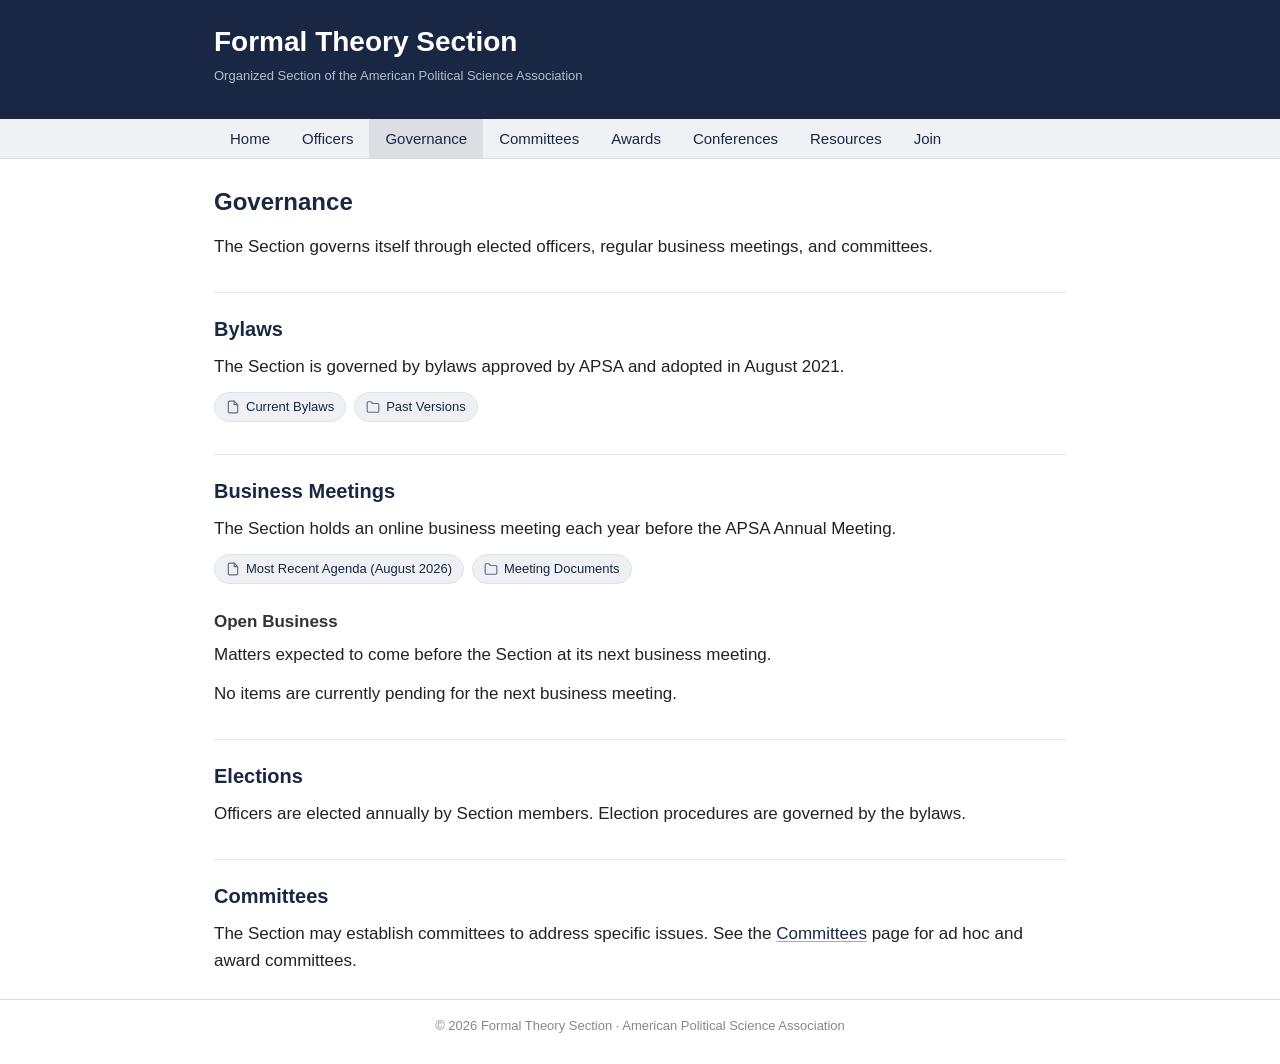
<file: governance/index.html>
<!DOCTYPE html>
<html lang="en">
<head>
  <meta charset="UTF-8">
  <meta name="viewport" content="width=device-width, initial-scale=1">
  <meta name="description" content="Organized Section of the American Political Science Association">
  <title>Governance | Formal Theory Section</title>
  <link rel="icon" href="/favicon.ico" sizes="any">
  <link rel="stylesheet" href="/css/style.css">
</head>
<body>
  <input type="checkbox" id="nav-toggle" class="nav-toggle" aria-label="Toggle navigation">

  <header class="site-header">
    <div class="container">
      <div>
        <a class="site-title" href="/">Formal Theory Section</a>
        <p class="site-subtitle">Organized Section of the American Political Science Association</p>
      </div>
      <label for="nav-toggle" class="nav-toggle-label"><span></span></label>
    </div>
  </header>

  <nav class="site-nav">
  <div class="container">
    <ul class="nav-links">
      
        <li>
          <a href="/">Home</a>
        </li>
      
        <li>
          <a href="/officers/">Officers</a>
        </li>
      
        <li class="active">
          <a href="/governance/">Governance</a>
        </li>
      
        <li>
          <a href="/committees/">Committees</a>
        </li>
      
        <li>
          <a href="/awards/">Awards</a>
        </li>
      
        <li>
          <a href="/conferences/">Conferences</a>
        </li>
      
        <li>
          <a href="/resources/">Resources</a>
        </li>
      
        <li>
          <a href="/join/">Join</a>
        </li>
      
    </ul>
  </div>
</nav>


  <main class="container">
    <h1 id="governance">Governance</h1>

<p>The Section governs itself through elected officers, regular business meetings, and committees.</p>

<h2 id="bylaws">Bylaws</h2>

<p>The Section is governed by bylaws approved by APSA and adopted in August 2021.</p>

<p><span class="doc-chips"><a class="doc-chip" href="https://github.com/formaltheory/records/blob/dac6e4388ab404abab9f341acbfa0b5d624ae12b/bylaws/Section_Bylaws_v2021-08-06.pdf" target="_blank" rel="noopener" title="Full text of the Section's governing document" aria-label="Full text of the Section's governing document"><svg width="14" height="14" viewBox="0 0 24 24" fill="none" stroke="currentColor" stroke-width="2" stroke-linecap="round" stroke-linejoin="round" aria-hidden="true"><path d="M14 2H6a2 2 0 0 0-2 2v16a2 2 0 0 0 2 2h12a2 2 0 0 0 2-2V8z"></path><polyline points="14 2 14 8 20 8"></polyline></svg><span>Current Bylaws</span></a>
<a class="doc-chip" href="https://github.com/formaltheory/records/tree/main/bylaws" target="_blank" rel="noopener" title="Browse all versions of the bylaws in the records repository" aria-label="Browse all versions of the bylaws in the records repository"><svg width="14" height="14" viewBox="0 0 24 24" fill="none" stroke="currentColor" stroke-width="2" stroke-linecap="round" stroke-linejoin="round" aria-hidden="true"><path d="M22 19a2 2 0 0 1-2 2H4a2 2 0 0 1-2-2V5a2 2 0 0 1 2-2h5l2 3h9a2 2 0 0 1 2 2z"></path></svg><span>Past Versions</span></a>
</span></p>

<h2 id="business-meetings">Business Meetings</h2>

<p>The Section holds an online business meeting each year before the APSA Annual Meeting.</p>

<p><span class="doc-chips"><a class="doc-chip" href="https://github.com/formaltheory/records/blob/a41743af6301cf4f51e37e57c1d1ac7758bb01b4/business-meetings/2026-08-03/%5BFormal%20Theory%20List%5D%20Section%20Awards%20and%20Section%20Business%20Meeting%20(Logistics%20and%20Agenda).pdf" target="_blank" rel="noopener" title="Agenda for the business meeting held on August 3, 2026" aria-label="Agenda for the business meeting held on August 3, 2026"><svg width="14" height="14" viewBox="0 0 24 24" fill="none" stroke="currentColor" stroke-width="2" stroke-linecap="round" stroke-linejoin="round" aria-hidden="true"><path d="M14 2H6a2 2 0 0 0-2 2v16a2 2 0 0 0 2 2h12a2 2 0 0 0 2-2V8z"></path><polyline points="14 2 14 8 20 8"></polyline></svg><span>Most Recent Agenda (August 2026)</span></a>
<a class="doc-chip" href="https://github.com/formaltheory/records/tree/main/business-meetings" target="_blank" rel="noopener" title="Browse business meeting documents in the records repository" aria-label="Browse business meeting documents in the records repository"><svg width="14" height="14" viewBox="0 0 24 24" fill="none" stroke="currentColor" stroke-width="2" stroke-linecap="round" stroke-linejoin="round" aria-hidden="true"><path d="M22 19a2 2 0 0 1-2 2H4a2 2 0 0 1-2-2V5a2 2 0 0 1 2-2h5l2 3h9a2 2 0 0 1 2 2z"></path></svg><span>Meeting Documents</span></a>
</span></p>

<h3 id="open-business">Open Business</h3>

<p>Matters expected to come before the Section at its next business meeting.</p>

<p>No items are currently pending for the next business meeting.</p>

<h2 id="elections">Elections</h2>

<p>Officers are elected annually by Section members. Election procedures are governed by the bylaws.</p>

<h2 id="committees">Committees</h2>

<p>The Section may establish committees to address specific issues. See the <a href="/committees/">Committees</a> page for ad hoc and award committees.</p>

  </main>

  <footer class="site-footer">
  <div class="container">
    <p>&copy; 2026 Formal Theory Section &middot; American Political Science Association</p>
  </div>
</footer>

</body>
</html>
</file>
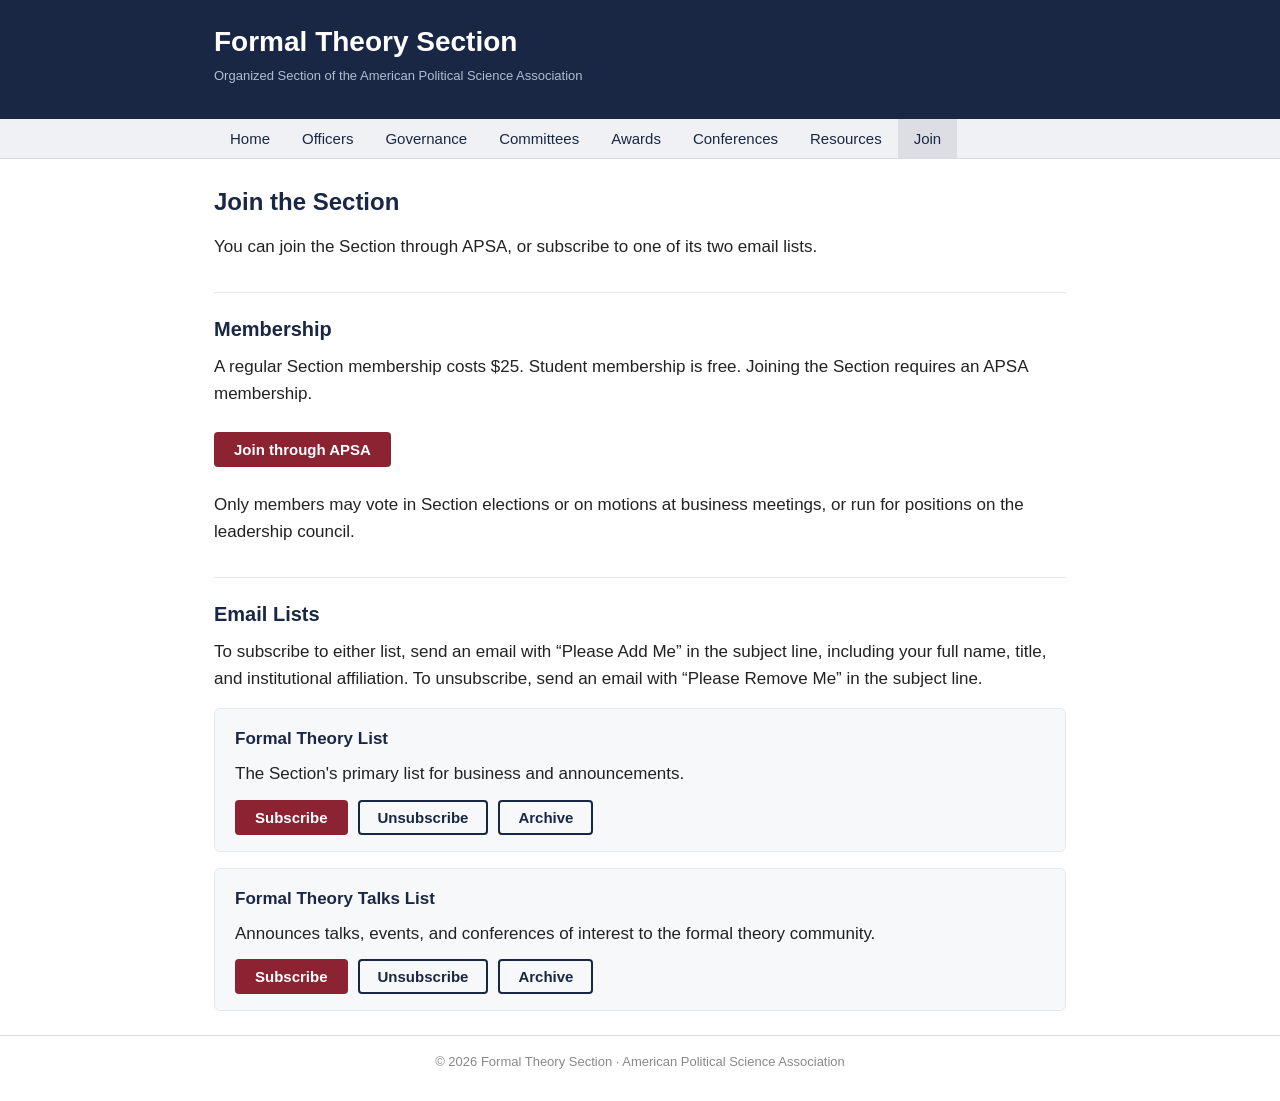
<file: join/index.html>
<!DOCTYPE html>
<html lang="en">
<head>
  <meta charset="UTF-8">
  <meta name="viewport" content="width=device-width, initial-scale=1">
  <meta name="description" content="Organized Section of the American Political Science Association">
  <title>Join | Formal Theory Section</title>
  <link rel="icon" href="/favicon.ico" sizes="any">
  <link rel="stylesheet" href="/css/style.css">
</head>
<body>
  <input type="checkbox" id="nav-toggle" class="nav-toggle" aria-label="Toggle navigation">

  <header class="site-header">
    <div class="container">
      <div>
        <a class="site-title" href="/">Formal Theory Section</a>
        <p class="site-subtitle">Organized Section of the American Political Science Association</p>
      </div>
      <label for="nav-toggle" class="nav-toggle-label"><span></span></label>
    </div>
  </header>

  <nav class="site-nav">
  <div class="container">
    <ul class="nav-links">
      
        <li>
          <a href="/">Home</a>
        </li>
      
        <li>
          <a href="/officers/">Officers</a>
        </li>
      
        <li>
          <a href="/governance/">Governance</a>
        </li>
      
        <li>
          <a href="/committees/">Committees</a>
        </li>
      
        <li>
          <a href="/awards/">Awards</a>
        </li>
      
        <li>
          <a href="/conferences/">Conferences</a>
        </li>
      
        <li>
          <a href="/resources/">Resources</a>
        </li>
      
        <li class="active">
          <a href="/join/">Join</a>
        </li>
      
    </ul>
  </div>
</nav>


  <main class="container">
    <h1 id="join-the-section">Join the Section</h1>

<p>You can join the Section through APSA, or subscribe to one of its two email lists.</p>

<h2 id="membership">Membership</h2>

<p>A regular Section membership costs $25. Student membership is free. Joining the Section requires an APSA membership.</p>

<div class="action-links">
  <a href="https://members.apsanet.org/Membership/Add-a-Section" target="_blank" rel="noopener">Join through APSA</a>
</div>

<p>Only members may vote in Section elections or on motions at business meetings, or run for positions on the leadership council.</p>

<h2 id="email-lists">Email Lists</h2>

<p>To subscribe to either list, send an email with “Please Add Me” in the subject line, including your full name, title, and institutional affiliation. To unsubscribe, send an email with “Please Remove Me” in the subject line.</p>

<div class="card">
  <h3 class="card-title">Formal Theory List</h3>
  <p>The Section's primary list for business and announcements.</p>
  <div class="action-links">
    <a href="mailto:formaltheory+subscribe@lists.berkeley.edu?subject=Please%20Add%20Me">Subscribe</a>
    <a class="secondary" href="mailto:formaltheory+unsubscribe@lists.berkeley.edu?subject=Please%20Remove%20Me">Unsubscribe</a>
    <a class="secondary" href="https://groups.google.com/a/lists.berkeley.edu/g/formaltheory" target="_blank" rel="noopener">Archive</a>
  </div>
</div>

<div class="card">
  <h3 class="card-title">Formal Theory Talks List</h3>
  <p>Announces talks, events, and conferences of interest to the formal theory community.</p>
  <div class="action-links">
    <a href="mailto:formaltheorytalks+subscribe@googlegroups.com?subject=Please%20Add%20Me">Subscribe</a>
    <a class="secondary" href="mailto:formaltheorytalks+unsubscribe@googlegroups.com?subject=Please%20Remove%20Me">Unsubscribe</a>
    <a class="secondary" href="https://groups.google.com/g/formaltheorytalks" target="_blank" rel="noopener">Archive</a>
  </div>
</div>

  </main>

  <footer class="site-footer">
  <div class="container">
    <p>&copy; 2026 Formal Theory Section &middot; American Political Science Association</p>
  </div>
</footer>

</body>
</html>
</file>
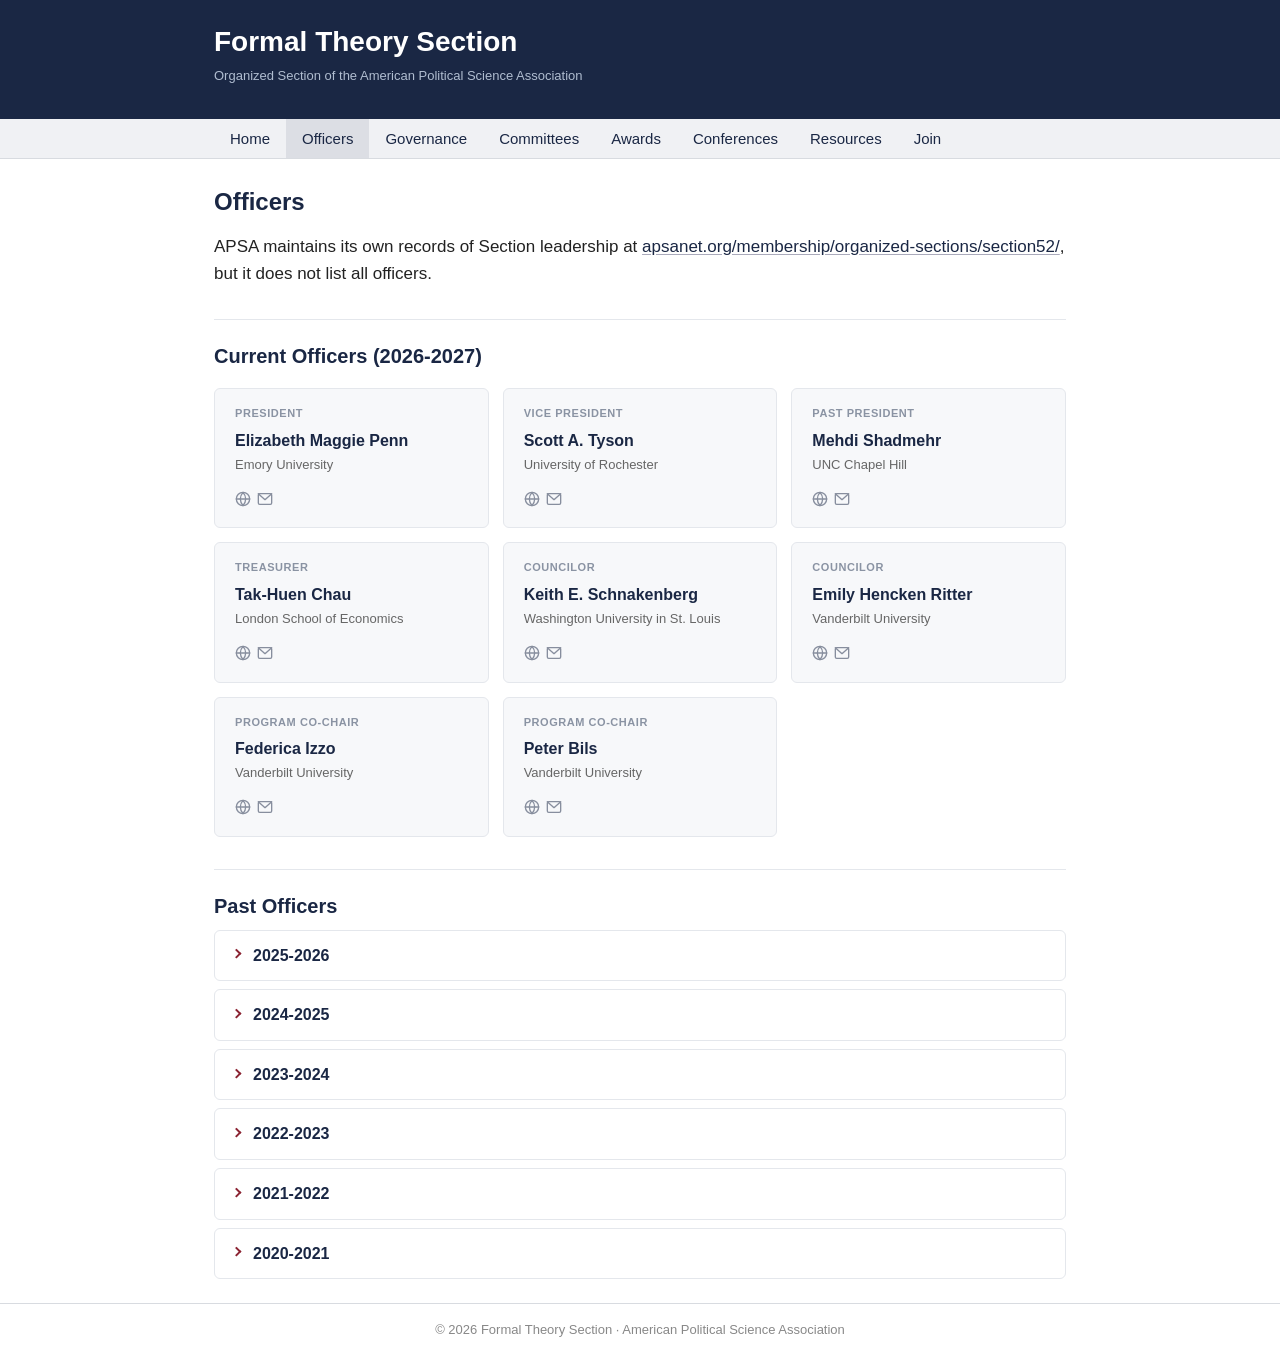
<file: officers/index.html>
<!DOCTYPE html>
<html lang="en">
<head>
  <meta charset="UTF-8">
  <meta name="viewport" content="width=device-width, initial-scale=1">
  <meta name="description" content="Organized Section of the American Political Science Association">
  <title>Officers | Formal Theory Section</title>
  <link rel="icon" href="/favicon.ico" sizes="any">
  <link rel="stylesheet" href="/css/style.css">
</head>
<body>
  <input type="checkbox" id="nav-toggle" class="nav-toggle" aria-label="Toggle navigation">

  <header class="site-header">
    <div class="container">
      <div>
        <a class="site-title" href="/">Formal Theory Section</a>
        <p class="site-subtitle">Organized Section of the American Political Science Association</p>
      </div>
      <label for="nav-toggle" class="nav-toggle-label"><span></span></label>
    </div>
  </header>

  <nav class="site-nav">
  <div class="container">
    <ul class="nav-links">
      
        <li>
          <a href="/">Home</a>
        </li>
      
        <li class="active">
          <a href="/officers/">Officers</a>
        </li>
      
        <li>
          <a href="/governance/">Governance</a>
        </li>
      
        <li>
          <a href="/committees/">Committees</a>
        </li>
      
        <li>
          <a href="/awards/">Awards</a>
        </li>
      
        <li>
          <a href="/conferences/">Conferences</a>
        </li>
      
        <li>
          <a href="/resources/">Resources</a>
        </li>
      
        <li>
          <a href="/join/">Join</a>
        </li>
      
    </ul>
  </div>
</nav>


  <main class="container">
    <h1 id="officers">Officers</h1>

<p>APSA maintains its own records of Section leadership at <a href="https://apsanet.org/membership/organized-sections/section52/">apsanet.org/membership/organized-sections/section52/</a>, but it does not list all officers.</p>

<h2 id="current-officers-2026-2027">Current Officers (2026-2027)</h2>

<div class="card-grid"><div class="card"><div class="person-role">President</div><div class="person-name">Elizabeth Maggie Penn</div><div class="person-inst">Emory University</div><div class="person-links"><a href="https://www.elizabethmpenn.com/" class="icon-link" target="_blank" rel="noopener" title="Website" aria-label="Website"><svg xmlns="http://www.w3.org/2000/svg" width="16" height="16" viewBox="0 0 24 24" fill="none" stroke="currentColor" stroke-width="2" stroke-linecap="round" stroke-linejoin="round"><circle cx="12" cy="12" r="10" /><line x1="2" y1="12" x2="22" y2="12" /><path d="M12 2a15.3 15.3 0 0 1 4 10 15.3 15.3 0 0 1-4 10 15.3 15.3 0 0 1-4-10 15.3 15.3 0 0 1 4-10z" /></svg></a><a href="mailto:empenn@emory.edu" class="icon-link" title="Email" aria-label="Email"><svg xmlns="http://www.w3.org/2000/svg" width="16" height="16" viewBox="0 0 24 24" fill="none" stroke="currentColor" stroke-width="2" stroke-linecap="round" stroke-linejoin="round"><rect x="2" y="4" width="20" height="16" rx="2" /><path d="M22 4L12 13 2 4" /></svg></a></div></div><div class="card"><div class="person-role">Vice President</div><div class="person-name">Scott A. Tyson</div><div class="person-inst">University of Rochester</div><div class="person-links"><a href="https://sites.google.com/view/scottatyson/home" class="icon-link" target="_blank" rel="noopener" title="Website" aria-label="Website"><svg xmlns="http://www.w3.org/2000/svg" width="16" height="16" viewBox="0 0 24 24" fill="none" stroke="currentColor" stroke-width="2" stroke-linecap="round" stroke-linejoin="round"><circle cx="12" cy="12" r="10" /><line x1="2" y1="12" x2="22" y2="12" /><path d="M12 2a15.3 15.3 0 0 1 4 10 15.3 15.3 0 0 1-4 10 15.3 15.3 0 0 1-4-10 15.3 15.3 0 0 1 4-10z" /></svg></a><a href="mailto:styson2@ur.rochester.edu" class="icon-link" title="Email" aria-label="Email"><svg xmlns="http://www.w3.org/2000/svg" width="16" height="16" viewBox="0 0 24 24" fill="none" stroke="currentColor" stroke-width="2" stroke-linecap="round" stroke-linejoin="round"><rect x="2" y="4" width="20" height="16" rx="2" /><path d="M22 4L12 13 2 4" /></svg></a></div></div><div class="card"><div class="person-role">Past President</div><div class="person-name">Mehdi Shadmehr</div><div class="person-inst">UNC Chapel Hill</div><div class="person-links"><a href="https://www.mehdishadmehr.com/" class="icon-link" target="_blank" rel="noopener" title="Website" aria-label="Website"><svg xmlns="http://www.w3.org/2000/svg" width="16" height="16" viewBox="0 0 24 24" fill="none" stroke="currentColor" stroke-width="2" stroke-linecap="round" stroke-linejoin="round"><circle cx="12" cy="12" r="10" /><line x1="2" y1="12" x2="22" y2="12" /><path d="M12 2a15.3 15.3 0 0 1 4 10 15.3 15.3 0 0 1-4 10 15.3 15.3 0 0 1-4-10 15.3 15.3 0 0 1 4-10z" /></svg></a><a href="mailto:mshadmeh@gmail.com" class="icon-link" title="Email" aria-label="Email"><svg xmlns="http://www.w3.org/2000/svg" width="16" height="16" viewBox="0 0 24 24" fill="none" stroke="currentColor" stroke-width="2" stroke-linecap="round" stroke-linejoin="round"><rect x="2" y="4" width="20" height="16" rx="2" /><path d="M22 4L12 13 2 4" /></svg></a></div></div><div class="card"><div class="person-role">Treasurer</div><div class="person-name">Tak-Huen Chau</div><div class="person-inst">London School of Economics</div><div class="person-links"><a href="https://www.thchau.net/" class="icon-link" target="_blank" rel="noopener" title="Website" aria-label="Website"><svg xmlns="http://www.w3.org/2000/svg" width="16" height="16" viewBox="0 0 24 24" fill="none" stroke="currentColor" stroke-width="2" stroke-linecap="round" stroke-linejoin="round"><circle cx="12" cy="12" r="10" /><line x1="2" y1="12" x2="22" y2="12" /><path d="M12 2a15.3 15.3 0 0 1 4 10 15.3 15.3 0 0 1-4 10 15.3 15.3 0 0 1-4-10 15.3 15.3 0 0 1 4-10z" /></svg></a><a href="mailto:T.H.Chau@lse.ac.uk" class="icon-link" title="Email" aria-label="Email"><svg xmlns="http://www.w3.org/2000/svg" width="16" height="16" viewBox="0 0 24 24" fill="none" stroke="currentColor" stroke-width="2" stroke-linecap="round" stroke-linejoin="round"><rect x="2" y="4" width="20" height="16" rx="2" /><path d="M22 4L12 13 2 4" /></svg></a></div></div><div class="card"><div class="person-role">Councilor</div><div class="person-name">Keith E. Schnakenberg</div><div class="person-inst">Washington University in St. Louis</div><div class="person-links"><a href="https://www.keith-schnakenberg.com/" class="icon-link" target="_blank" rel="noopener" title="Website" aria-label="Website"><svg xmlns="http://www.w3.org/2000/svg" width="16" height="16" viewBox="0 0 24 24" fill="none" stroke="currentColor" stroke-width="2" stroke-linecap="round" stroke-linejoin="round"><circle cx="12" cy="12" r="10" /><line x1="2" y1="12" x2="22" y2="12" /><path d="M12 2a15.3 15.3 0 0 1 4 10 15.3 15.3 0 0 1-4 10 15.3 15.3 0 0 1-4-10 15.3 15.3 0 0 1 4-10z" /></svg></a><a href="mailto:keith.schnakenberg@gmail.com" class="icon-link" title="Email" aria-label="Email"><svg xmlns="http://www.w3.org/2000/svg" width="16" height="16" viewBox="0 0 24 24" fill="none" stroke="currentColor" stroke-width="2" stroke-linecap="round" stroke-linejoin="round"><rect x="2" y="4" width="20" height="16" rx="2" /><path d="M22 4L12 13 2 4" /></svg></a></div></div><div class="card"><div class="person-role">Councilor</div><div class="person-name">Emily Hencken Ritter</div><div class="person-inst">Vanderbilt University</div><div class="person-links"><a href="https://www.emilyhenckenritter.com/" class="icon-link" target="_blank" rel="noopener" title="Website" aria-label="Website"><svg xmlns="http://www.w3.org/2000/svg" width="16" height="16" viewBox="0 0 24 24" fill="none" stroke="currentColor" stroke-width="2" stroke-linecap="round" stroke-linejoin="round"><circle cx="12" cy="12" r="10" /><line x1="2" y1="12" x2="22" y2="12" /><path d="M12 2a15.3 15.3 0 0 1 4 10 15.3 15.3 0 0 1-4 10 15.3 15.3 0 0 1-4-10 15.3 15.3 0 0 1 4-10z" /></svg></a><a href="mailto:emily.h.ritter@vanderbilt.edu" class="icon-link" title="Email" aria-label="Email"><svg xmlns="http://www.w3.org/2000/svg" width="16" height="16" viewBox="0 0 24 24" fill="none" stroke="currentColor" stroke-width="2" stroke-linecap="round" stroke-linejoin="round"><rect x="2" y="4" width="20" height="16" rx="2" /><path d="M22 4L12 13 2 4" /></svg></a></div></div><div class="card"><div class="person-role">Program Co-Chair</div><div class="person-name">Federica Izzo</div><div class="person-inst">Vanderbilt University</div><div class="person-links"><a href="https://www.federicaizzo.com/" class="icon-link" target="_blank" rel="noopener" title="Website" aria-label="Website"><svg xmlns="http://www.w3.org/2000/svg" width="16" height="16" viewBox="0 0 24 24" fill="none" stroke="currentColor" stroke-width="2" stroke-linecap="round" stroke-linejoin="round"><circle cx="12" cy="12" r="10" /><line x1="2" y1="12" x2="22" y2="12" /><path d="M12 2a15.3 15.3 0 0 1 4 10 15.3 15.3 0 0 1-4 10 15.3 15.3 0 0 1-4-10 15.3 15.3 0 0 1 4-10z" /></svg></a><a href="mailto:federica.izzo@vanderbilt.edu" class="icon-link" title="Email" aria-label="Email"><svg xmlns="http://www.w3.org/2000/svg" width="16" height="16" viewBox="0 0 24 24" fill="none" stroke="currentColor" stroke-width="2" stroke-linecap="round" stroke-linejoin="round"><rect x="2" y="4" width="20" height="16" rx="2" /><path d="M22 4L12 13 2 4" /></svg></a></div></div><div class="card"><div class="person-role">Program Co-Chair</div><div class="person-name">Peter Bils</div><div class="person-inst">Vanderbilt University</div><div class="person-links"><a href="https://peterbils.com/" class="icon-link" target="_blank" rel="noopener" title="Website" aria-label="Website"><svg xmlns="http://www.w3.org/2000/svg" width="16" height="16" viewBox="0 0 24 24" fill="none" stroke="currentColor" stroke-width="2" stroke-linecap="round" stroke-linejoin="round"><circle cx="12" cy="12" r="10" /><line x1="2" y1="12" x2="22" y2="12" /><path d="M12 2a15.3 15.3 0 0 1 4 10 15.3 15.3 0 0 1-4 10 15.3 15.3 0 0 1-4-10 15.3 15.3 0 0 1 4-10z" /></svg></a><a href="mailto:peter.h.bils@vanderbilt.edu" class="icon-link" title="Email" aria-label="Email"><svg xmlns="http://www.w3.org/2000/svg" width="16" height="16" viewBox="0 0 24 24" fill="none" stroke="currentColor" stroke-width="2" stroke-linecap="round" stroke-linejoin="round"><rect x="2" y="4" width="20" height="16" rx="2" /><path d="M22 4L12 13 2 4" /></svg></a></div></div></div>

<h2 id="past-officers">Past Officers</h2>

<details class="acc">
<summary>2025-2026</summary>
<div class="acc-body">
<table>
  <tbody>
    <tr><td>President</td><td><a href="https://www.mehdishadmehr.com/"><strong>Mehdi Shadmehr</strong></a></td></tr><tr><td>Vice President</td><td><a href="https://www.elizabethmpenn.com/"><strong>Elizabeth Maggie Penn</strong></a></td></tr><tr><td>Past President</td><td><a href="https://ryanhubert.com/"><strong>Ryan Hübert</strong></a></td></tr><tr><td>Treasurer</td><td><a href="https://www.lewisluartz.com/"><strong>Lewis A. Luartz</strong></a></td></tr><tr><td>Councilor</td><td><a href="https://wp.nyu.edu/catherinehafer/"><strong>Catherine Hafer</strong></a></td></tr><tr><td>Councilor</td><td><a href="https://www.emilyhenckenritter.com/"><strong>Emily Hencken Ritter</strong></a></td></tr><tr><td>Program Co-Chair</td><td><a href="http://www.luozhaotian.net/"><strong>Zhaotian Luo</strong></a></td></tr><tr><td>Program Co-Chair</td><td><a href="https://www.amnasalam.com/"><strong>Amna Salam</strong></a></td></tr>
  </tbody>
</table>
</div>
</details>

<details class="acc">
<summary>2024-2025</summary>
<div class="acc-body">
<table>
  <tbody>
    <tr><td>President</td><td><a href="https://ryanhubert.com/"><strong>Ryan Hübert</strong></a></td></tr><tr><td>Vice President</td><td><a href="https://www.mehdishadmehr.com/"><strong>Mehdi Shadmehr</strong></a></td></tr><tr><td>Past President</td><td><a href="http://www.ianrturner.com/"><strong>Ian R. Turner</strong></a></td></tr><tr><td>Treasurer</td><td><a href="https://www.lewisluartz.com/"><strong>Lewis A. Luartz</strong></a></td></tr><tr><td>Councilor</td><td><a href="https://wp.nyu.edu/catherinehafer/"><strong>Catherine Hafer</strong></a></td></tr><tr><td>Councilor</td><td><a href="https://carloprato.com/"><strong>Carlo Prato</strong></a></td></tr><tr><td>Program Co-Chair</td><td><a href="https://bkenkel.com/"><strong>Brenton Kenkel</strong></a></td></tr><tr><td>Program Co-Chair</td><td><a href="http://www.jackpaine.com/"><strong>Jack Paine</strong></a></td></tr>
  </tbody>
</table>
</div>
</details>

<details class="acc">
<summary>2023-2024</summary>
<div class="acc-body">
<table>
  <tbody>
    <tr><td>President</td><td><a href="http://www.ianrturner.com/"><strong>Ian R. Turner</strong></a></td></tr><tr><td>Vice President</td><td><a href="https://ryanhubert.com/"><strong>Ryan Hübert</strong></a></td></tr><tr><td>Past President</td><td><a href="https://people.duke.edu/~das76/"><strong>David Siegel</strong></a></td></tr><tr><td>Treasurer</td><td><a href="https://www.carlohorz.com/"><strong>Carlo Horz</strong></a></td></tr><tr><td>Councilor</td><td><a href="https://sites.google.com/site/dziudawiola/home"><strong>Wioletta Dziuda</strong></a></td></tr><tr><td>Councilor</td><td><a href="https://carloprato.com/"><strong>Carlo Prato</strong></a></td></tr><tr><td>Program Co-Chair</td><td><a href="https://www.sergioascencio.org/"><strong>Sergio Ascencio</strong></a></td></tr><tr><td>Program Co-Chair</td><td><a href="https://www.giovannainvernizzi.com/"><strong>Giovanna Invernizzi</strong></a></td></tr>
  </tbody>
</table>
</div>
</details>

<details class="acc">
<summary>2022-2023</summary>
<div class="acc-body">
<table>
  <tbody>
    <tr><td>President</td><td><a href="https://people.duke.edu/~das76/"><strong>David Siegel</strong></a></td></tr><tr><td>Vice President</td><td><a href="http://www.ianrturner.com/"><strong>Ian R. Turner</strong></a></td></tr><tr><td>Past President</td><td><a href="https://www.monikanalepa.com/"><strong>Monika Nalepa</strong></a></td></tr><tr><td>Treasurer</td><td><a href="https://www.carlohorz.com/"><strong>Carlo Horz</strong></a></td></tr><tr><td>Councilor</td><td><a href="https://sites.google.com/site/dziudawiola/home"><strong>Wioletta Dziuda</strong></a></td></tr><tr><td>Councilor</td><td><a href="https://sites.google.com/view/scottatyson/home"><strong>Scott A. Tyson</strong></a></td></tr><tr><td>Program Chair</td><td><a href="https://www.keith-schnakenberg.com/"><strong>Keith E. Schnakenberg</strong></a></td></tr>
  </tbody>
</table>
</div>
</details>

<details class="acc">
<summary>2021-2022</summary>
<div class="acc-body">
<table>
  <tbody>
    <tr><td>President</td><td><a href="https://www.monikanalepa.com/"><strong>Monika Nalepa</strong></a></td></tr><tr><td>Vice President</td><td><a href="https://people.duke.edu/~das76/"><strong>David Siegel</strong></a></td></tr><tr><td>Past President</td><td><a href="https://anthlittle.github.io"><strong>Andrew Little</strong></a></td></tr><tr><td>Treasurer</td><td><a href="https://www.acirone.com/"><strong>Alexandra Cirone</strong></a></td></tr><tr><td>Councilor</td><td><a href="https://www.johnwpatty.net/"><strong>John Patty</strong></a></td></tr><tr><td>Councilor</td><td><a href="https://sites.google.com/view/scottatyson/home"><strong>Scott A. Tyson</strong></a></td></tr><tr><td>Program Chair</td><td><a href="https://ryanhubert.com/"><strong>Ryan Hübert</strong></a></td></tr>
  </tbody>
</table>
</div>
</details>

<details class="acc">
<summary>2020-2021</summary>
<div class="acc-body">
<table>
  <tbody>
    <tr><td>President</td><td><a href="https://anthlittle.github.io"><strong>Andrew Little</strong></a></td></tr><tr><td>Vice President</td><td><a href="https://www.annemeng.com/"><strong>Anne Meng</strong></a></td></tr><tr><td>Past President</td><td><strong>Position vacant</strong></td></tr><tr><td>Treasurer</td><td><a href="https://www.acirone.com/"><strong>Alexandra Cirone</strong></a></td></tr><tr><td>Councilor</td><td><a href="https://www.johnwpatty.net/"><strong>John Patty</strong></a></td></tr><tr><td>Councilor</td><td><strong>Position vacant</strong></td></tr><tr><td>Program Chair</td><td><a href="https://ryanhubert.com/"><strong>Ryan Hübert</strong></a></td></tr>
  </tbody>
</table>
</div>
</details>


  </main>

  <footer class="site-footer">
  <div class="container">
    <p>&copy; 2026 Formal Theory Section &middot; American Political Science Association</p>
  </div>
</footer>

</body>
</html>
</file>
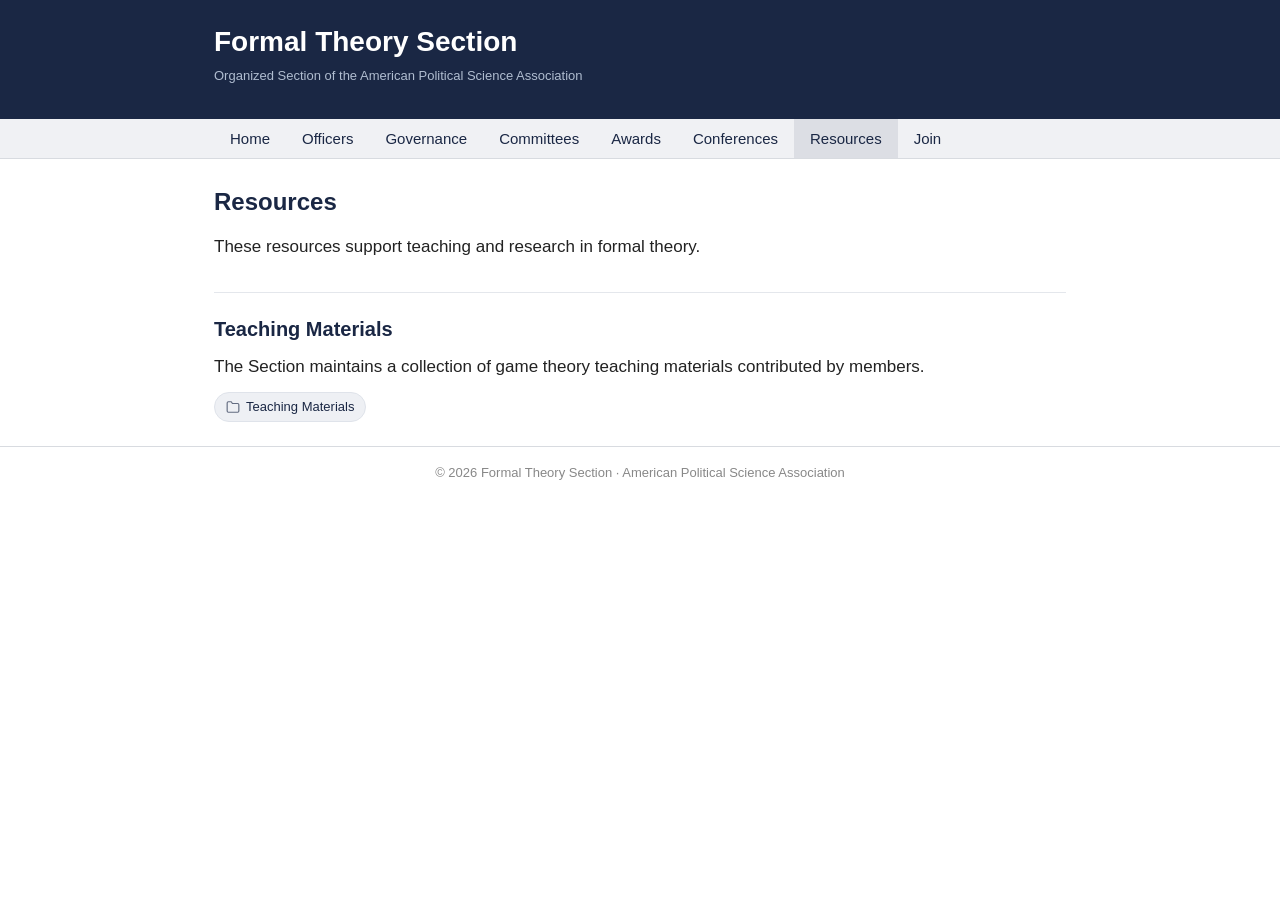
<file: resources/index.html>
<!DOCTYPE html>
<html lang="en">
<head>
  <meta charset="UTF-8">
  <meta name="viewport" content="width=device-width, initial-scale=1">
  <meta name="description" content="Organized Section of the American Political Science Association">
  <title>Resources | Formal Theory Section</title>
  <link rel="icon" href="/favicon.ico" sizes="any">
  <link rel="stylesheet" href="/css/style.css">
</head>
<body>
  <input type="checkbox" id="nav-toggle" class="nav-toggle" aria-label="Toggle navigation">

  <header class="site-header">
    <div class="container">
      <div>
        <a class="site-title" href="/">Formal Theory Section</a>
        <p class="site-subtitle">Organized Section of the American Political Science Association</p>
      </div>
      <label for="nav-toggle" class="nav-toggle-label"><span></span></label>
    </div>
  </header>

  <nav class="site-nav">
  <div class="container">
    <ul class="nav-links">
      
        <li>
          <a href="/">Home</a>
        </li>
      
        <li>
          <a href="/officers/">Officers</a>
        </li>
      
        <li>
          <a href="/governance/">Governance</a>
        </li>
      
        <li>
          <a href="/committees/">Committees</a>
        </li>
      
        <li>
          <a href="/awards/">Awards</a>
        </li>
      
        <li>
          <a href="/conferences/">Conferences</a>
        </li>
      
        <li class="active">
          <a href="/resources/">Resources</a>
        </li>
      
        <li>
          <a href="/join/">Join</a>
        </li>
      
    </ul>
  </div>
</nav>


  <main class="container">
    <h1 id="resources">Resources</h1>

<p>These resources support teaching and research in formal theory.</p>

<h2 id="teaching-materials">Teaching Materials</h2>

<p>The Section maintains a collection of game theory teaching materials contributed by members.</p>

<p><span class="doc-chips"><a class="doc-chip" href="https://drive.google.com/drive/folders/1oBpHY8agGONQ33kI_TeC5CVg6qHC-RE7" target="_blank" rel="noopener" title="Browse the shared Google Drive folder" aria-label="Browse the shared Google Drive folder"><svg width="14" height="14" viewBox="0 0 24 24" fill="none" stroke="currentColor" stroke-width="2" stroke-linecap="round" stroke-linejoin="round" aria-hidden="true"><path d="M22 19a2 2 0 0 1-2 2H4a2 2 0 0 1-2-2V5a2 2 0 0 1 2-2h5l2 3h9a2 2 0 0 1 2 2z"></path></svg><span>Teaching Materials</span></a>
</span></p>

  </main>

  <footer class="site-footer">
  <div class="container">
    <p>&copy; 2026 Formal Theory Section &middot; American Political Science Association</p>
  </div>
</footer>

</body>
</html>
</file>
<file: css/style.css>
/* ---- Reset & Base ---- */
*, *::before, *::after {
  box-sizing: border-box;
  margin: 0;
  padding: 0;
}

body {
  font-family: -apple-system, BlinkMacSystemFont, "Segoe UI", Roboto, Helvetica, Arial, sans-serif;
  font-size: 17px;
  line-height: 1.6;
  color: #222;
  background: #fff;
  overflow-y: scroll;
}

.container {
  max-width: 900px;
  margin: 0 auto;
  padding: 0 24px;
}

a {
  color: #1a2744;
  text-decoration: underline;
  text-decoration-color: #aab;
  text-underline-offset: 2px;
}
a:hover {
  text-decoration-color: #1a2744;
}

/* ---- Header ---- */
.site-header {
  background: #1a2744;
  color: #fff;
  padding: 20px 0 20px;
}
.site-title {
  font-size: 28px;
  font-weight: 700;
  color: #fff;
  text-decoration: none;
}
.site-title:hover {
  color: #fff;
  text-decoration: none;
}
.site-subtitle {
  font-size: 13px;
  color: #b0bdd0;
  margin-top: 1px;
}

/* ---- Navigation ---- */
.site-nav {
  background: #f0f1f4;
  border-bottom: 1px solid #d8dbe0;
  overflow: hidden;
}
.site-nav .container {
  display: flex;
  max-width: 900px;
  margin: 0 auto;
  padding: 0 24px;
}
.nav-links {
  list-style: none;
  display: flex;
  flex-wrap: wrap;
  margin: 0;
  padding: 0;
}
.nav-links li {
  margin: 0;
}
.nav-links li a {
  display: block;
  padding: 12px 16px;
  font-size: 15px;
  line-height: 1;
  color: #1a2744;
  text-decoration: none;
  font-weight: 500;
}
.nav-links li a:hover,
.nav-links li.active a {
  background: #dcdee4;
}

/* Mobile nav toggle */
.nav-toggle {
  display: none;
}
.nav-toggle-label {
  display: none;
  cursor: pointer;
  width: 30px;
  height: 22px;
  position: relative;
}
.nav-toggle-label span,
.nav-toggle-label span::before,
.nav-toggle-label span::after {
  display: block;
  background: #fff;
  height: 3px;
  width: 100%;
  border-radius: 2px;
  position: absolute;
}
.nav-toggle-label span {
  top: 50%;
  transform: translateY(-50%);
}
.nav-toggle-label span::before {
  content: "";
  top: -7px;
}
.nav-toggle-label span::after {
  content: "";
  top: 7px;
}

@media (max-width: 640px) {
  .site-header .container {
    display: flex;
    justify-content: space-between;
    align-items: center;
  }
  .nav-toggle-label {
    display: block;
  }
  .site-subtitle {
    display: none;
  }
  .nav-toggle ~ .site-nav {
    display: none;
  }
  .nav-toggle:checked ~ .site-nav {
    display: block;
  }
  .nav-toggle:checked ~ .site-nav .nav-links {
    display: flex;
    flex-direction: column;
  }
}

/* ---- Main Content ---- */
main.container {
  padding: 24px 24px 0;
}

h1 {
  font-size: 24px;
  font-weight: 700;
  color: #1a2744;
  margin-bottom: 12px;
}
h2 {
  font-size: 20px;
  font-weight: 700;
  color: #1a2744;
  margin-top: 32px;
  margin-bottom: 8px;
  padding-top: 20px;
  border-top: 1px solid #e4e7ec;
}
h3 {
  font-size: 17px;
  font-weight: 600;
  color: #333;
  margin-top: 24px;
  margin-bottom: 6px;
}

p {
  margin-bottom: 12px;
}

ul, ol {
  margin-bottom: 12px;
  padding-left: 24px;
}
li {
  margin-bottom: 3px;
}

hr {
  border: none;
  border-top: 1px solid #e4e7ec;
  margin: 24px 0;
}

/* ---- Tables ---- */
table {
  width: 100%;
  border-collapse: collapse;
  margin: 16px 0;
  font-size: 15px;
  border-top: 1px solid #eee;
}
thead th {
  text-align: left;
  padding: 8px 12px;
  background: #f0f1f4;
  border-bottom: 2px solid #d8dbe0;
  font-weight: 600;
  color: #1a2744;
}
tbody td {
  padding: 6px 12px;
  border-bottom: 1px solid #eee;
}
tbody tr:hover {
  background: #f8f9fb;
}

/* ---- Lead paragraph (homepage) ---- */
.lead {
  font-size: 19px;
  line-height: 1.65;
}

/* ---- Action links (reddish buttons) ---- */
.action-links {
  display: flex;
  flex-wrap: wrap;
  gap: 10px;
  margin: 24px 0;
}
.action-links a {
  display: inline-block;
  padding: 10px 20px;
  background: #8b2332;
  border-radius: 4px;
  text-decoration: none;
  color: #fff;
  font-weight: 600;
  font-size: 15px;
  line-height: 1;
}
.action-links a:hover {
  background: #6e1a27;
  color: #fff;
}
.action-links a.secondary {
  background: transparent;
  border: 2px solid #1a2744;
  padding: 8px 18px;
  color: #1a2744;
}
.action-links a.secondary:hover {
  background: #1a2744;
  color: #fff;
}
/* ---- Award sections ---- */
.committee {
  font-size: 14px;
  color: #555;
  margin-top: 2px;
}
.committee-note {
  font-size: 13px;
  color: #888;
  margin-top: 6px;
}

/* ---- Cards ---- */
.card {
  background: #f7f8fa;
  border: 1px solid #e4e7ec;
  border-radius: 6px;
  padding: 16px 20px;
  margin: 16px 0;
}
.card-accent {
  border-left: 4px solid #8b2332;
}
.card-title {
  font-size: 17px;
  font-weight: 700;
  color: #1a2744;
  margin: 0 0 8px;
}
.card-grid {
  display: grid;
  grid-template-columns: repeat(auto-fill, minmax(260px, 1fr));
  gap: 14px;
  margin: 16px 0;
}
.card-grid .card {
  margin: 0;
  display: flex;
  flex-direction: column;
}
.card > :last-child {
  margin-bottom: 0;
}
.card-winner .person-role {
  margin-bottom: 8px;
}
.card-winner p {
  margin-bottom: 8px;
}
.person-name,
.card-big {
  font-size: 16px;
  font-weight: 600;
  color: #1a2744;
  margin: 5px 0 1px;
}
.person-inst,
.card-sub {
  font-size: 13px;
  color: #666;
}
.card .action-links {
  margin: 12px 0 0;
}
a.card-link {
  display: block;
  text-decoration: none;
  color: #222;
}
a.card-link:hover {
  border-color: #8a93a3;
  background: #f0f2f6;
}
.person-links {
  margin-top: auto;
  padding-top: 8px;
}
.person-links .icon-link:first-child {
  margin-left: 0;
}

/* ---- Key/value metadata ---- */
.meta {
  margin: 0;
  padding: 0;
}
.meta-row {
  display: flex;
  gap: 14px;
  padding: 5px 0;
}
.meta-row + .meta-row {
  border-top: 1px solid #e7e9ee;
}
.meta-row dt {
  flex: 0 0 96px;
  font-size: 11px;
  font-weight: 700;
  letter-spacing: 0.05em;
  text-transform: uppercase;
  color: #8a93a3;
  padding-top: 3px;
}
.person-role,
.card-label {
  font-size: 11px;
  font-weight: 700;
  letter-spacing: 0.05em;
  text-transform: uppercase;
  color: #8a93a3;
}
.meta-row dd {
  flex: 1;
  margin: 0;
  font-size: 15px;
  color: #333;
}
.card .committee-note {
  margin: 10px 0 0;
  padding-top: 8px;
  border-top: 1px solid #e7e9ee;
  font-size: 12px;
  color: #99a0ac;
}

/* ---- Document chips ---- */
.doc-chips {
  display: flex;
  flex-wrap: wrap;
  gap: 8px;
}
.doc-chip {
  display: inline-flex;
  align-items: center;
  gap: 6px;
  padding: 4px 11px;
  font-size: 13px;
  font-weight: 500;
  line-height: 1.5;
  color: #1a2744;
  background: #eef0f4;
  border: 1px solid #dfe3ea;
  border-radius: 999px;
  text-decoration: none;
}
.doc-chip svg {
  flex-shrink: 0;
  opacity: 0.65;
}
.doc-chip:hover {
  background: #1a2744;
  color: #fff;
  border-color: #1a2744;
  text-decoration: none;
}
.doc-chip:hover svg {
  opacity: 1;
}

/* ---- Accordions ---- */
details.acc {
  border: 1px solid #e4e7ec;
  border-radius: 6px;
  margin: 8px 0;
  background: #fff;
}
details.acc > summary {
  list-style: none;
  cursor: pointer;
  padding: 12px 16px 12px 38px;
  font-size: 16px;
  font-weight: 600;
  color: #1a2744;
  position: relative;
  border-radius: 5px;
}
details.acc[open] > summary {
  border-radius: 5px 5px 0 0;
}
details.acc > summary::-webkit-details-marker {
  display: none;
}
details.acc > summary::before {
  content: "";
  position: absolute;
  left: 18px;
  top: 50%;
  width: 7px;
  height: 7px;
  border-right: 2px solid #8b2332;
  border-bottom: 2px solid #8b2332;
  transform: translateY(-70%) rotate(-45deg);
  transition: transform 0.15s ease;
}
details.acc[open] > summary::before {
  transform: translateY(-30%) rotate(45deg);
}
details.acc > summary:hover {
  background: #f7f8fa;
  text-decoration: none;
}
details.acc[open] > summary {
  background: #f7f8fa;
  border-bottom: 1px solid #e4e7ec;
}
.acc-body {
  padding: 12px 16px;
}
.acc-body > :last-child {
  margin-bottom: 0;
}
.acc-body table {
  margin: 0;
  border-top: none;
}

/* ---- Icon links (officer contact) ---- */
.icon-link {
  display: inline-block;
  vertical-align: middle;
  margin-left: 6px;
  color: #1a2744;
  text-decoration: none;
  opacity: 0.5;
}
.icon-link:hover {
  opacity: 1;
}
.icon-link svg {
  vertical-align: middle;
}

/* ---- Collapsible sections ---- */
details {
  margin-top: 8px;
}
details summary {
  cursor: pointer;
  font-size: 17px;
  font-weight: 600;
  color: #1a2744;
  padding: 6px 0;
}
details summary:hover {
  text-decoration: underline;
}

/* ---- Footer ---- */
.site-footer {
  margin-top: 24px;
  padding: 16px 0;
  border-top: 1px solid #d8dbe0;
}
.site-footer p {
  font-size: 13px;
  color: #888;
  text-align: center;
}

/* ---- Print ---- */
@media print {
  .site-header, .site-nav, .site-footer { display: none; }
  main { padding: 0; }
}
</file>
